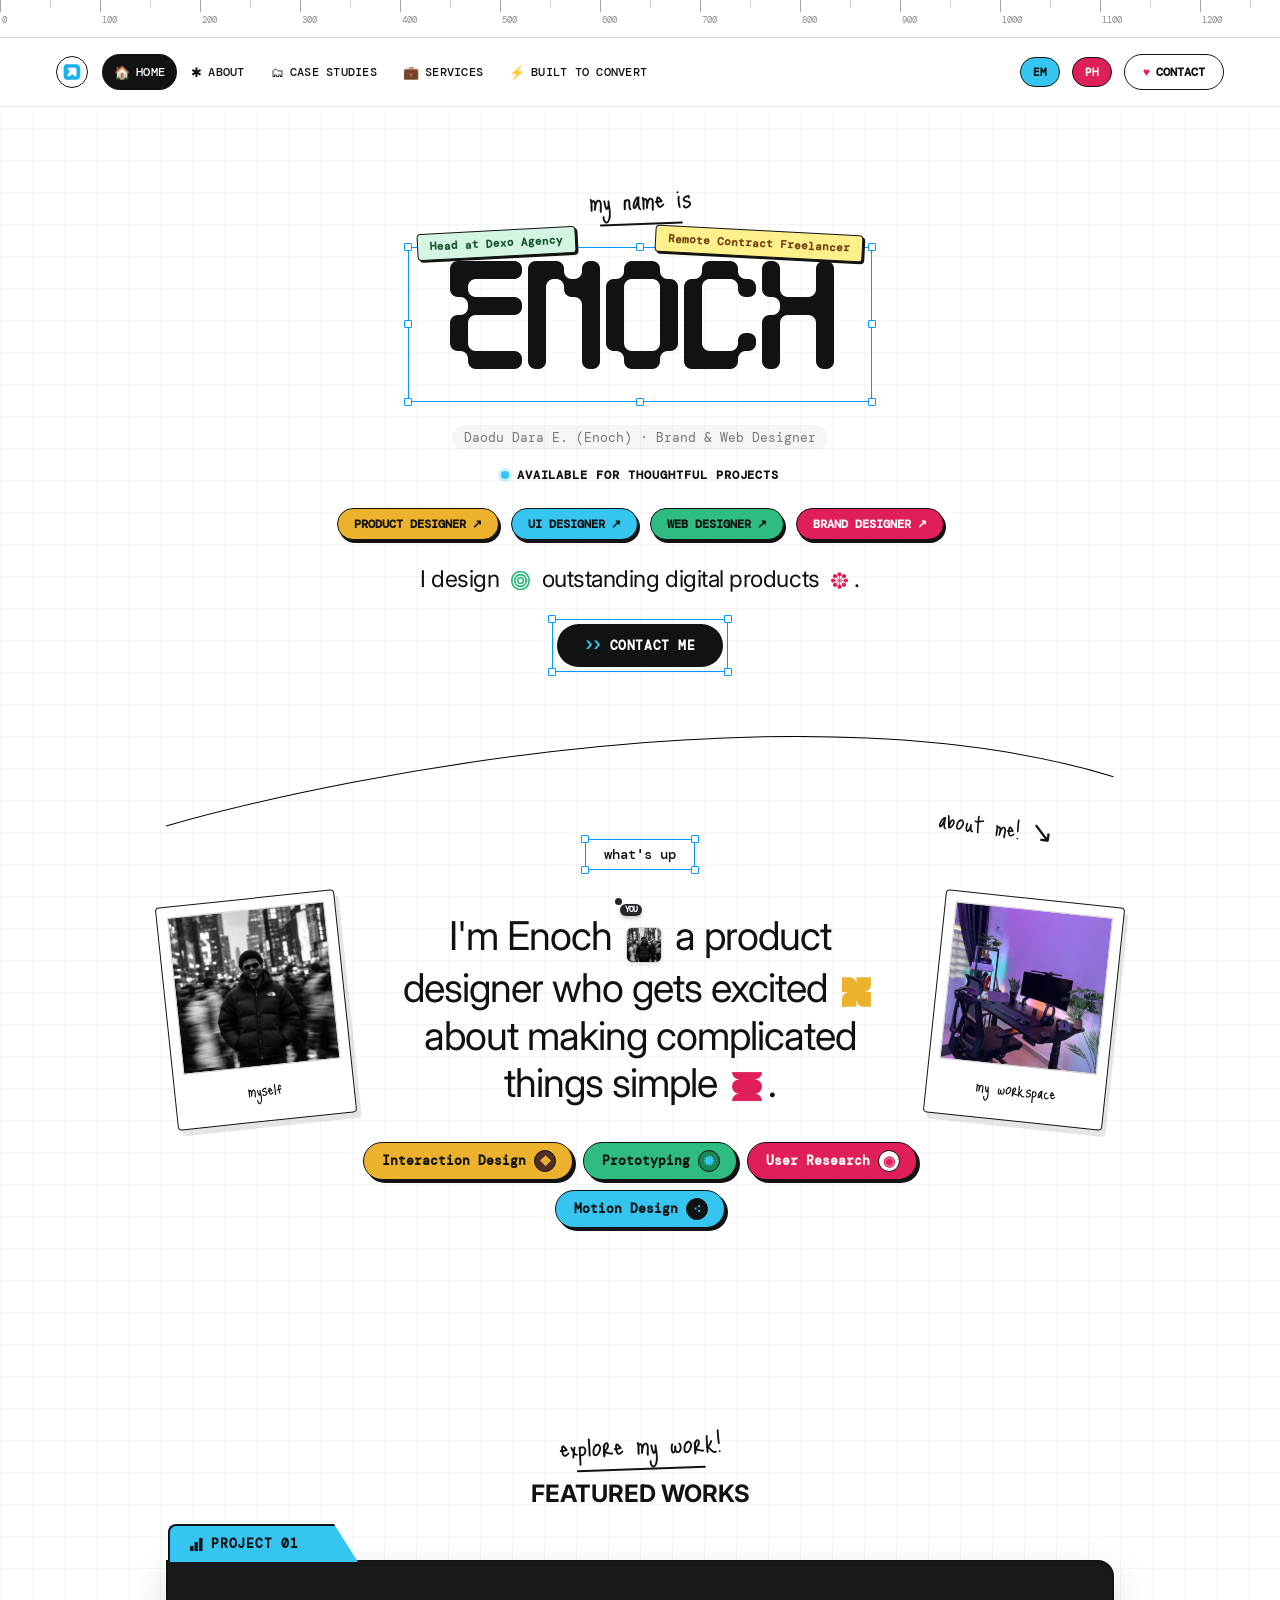
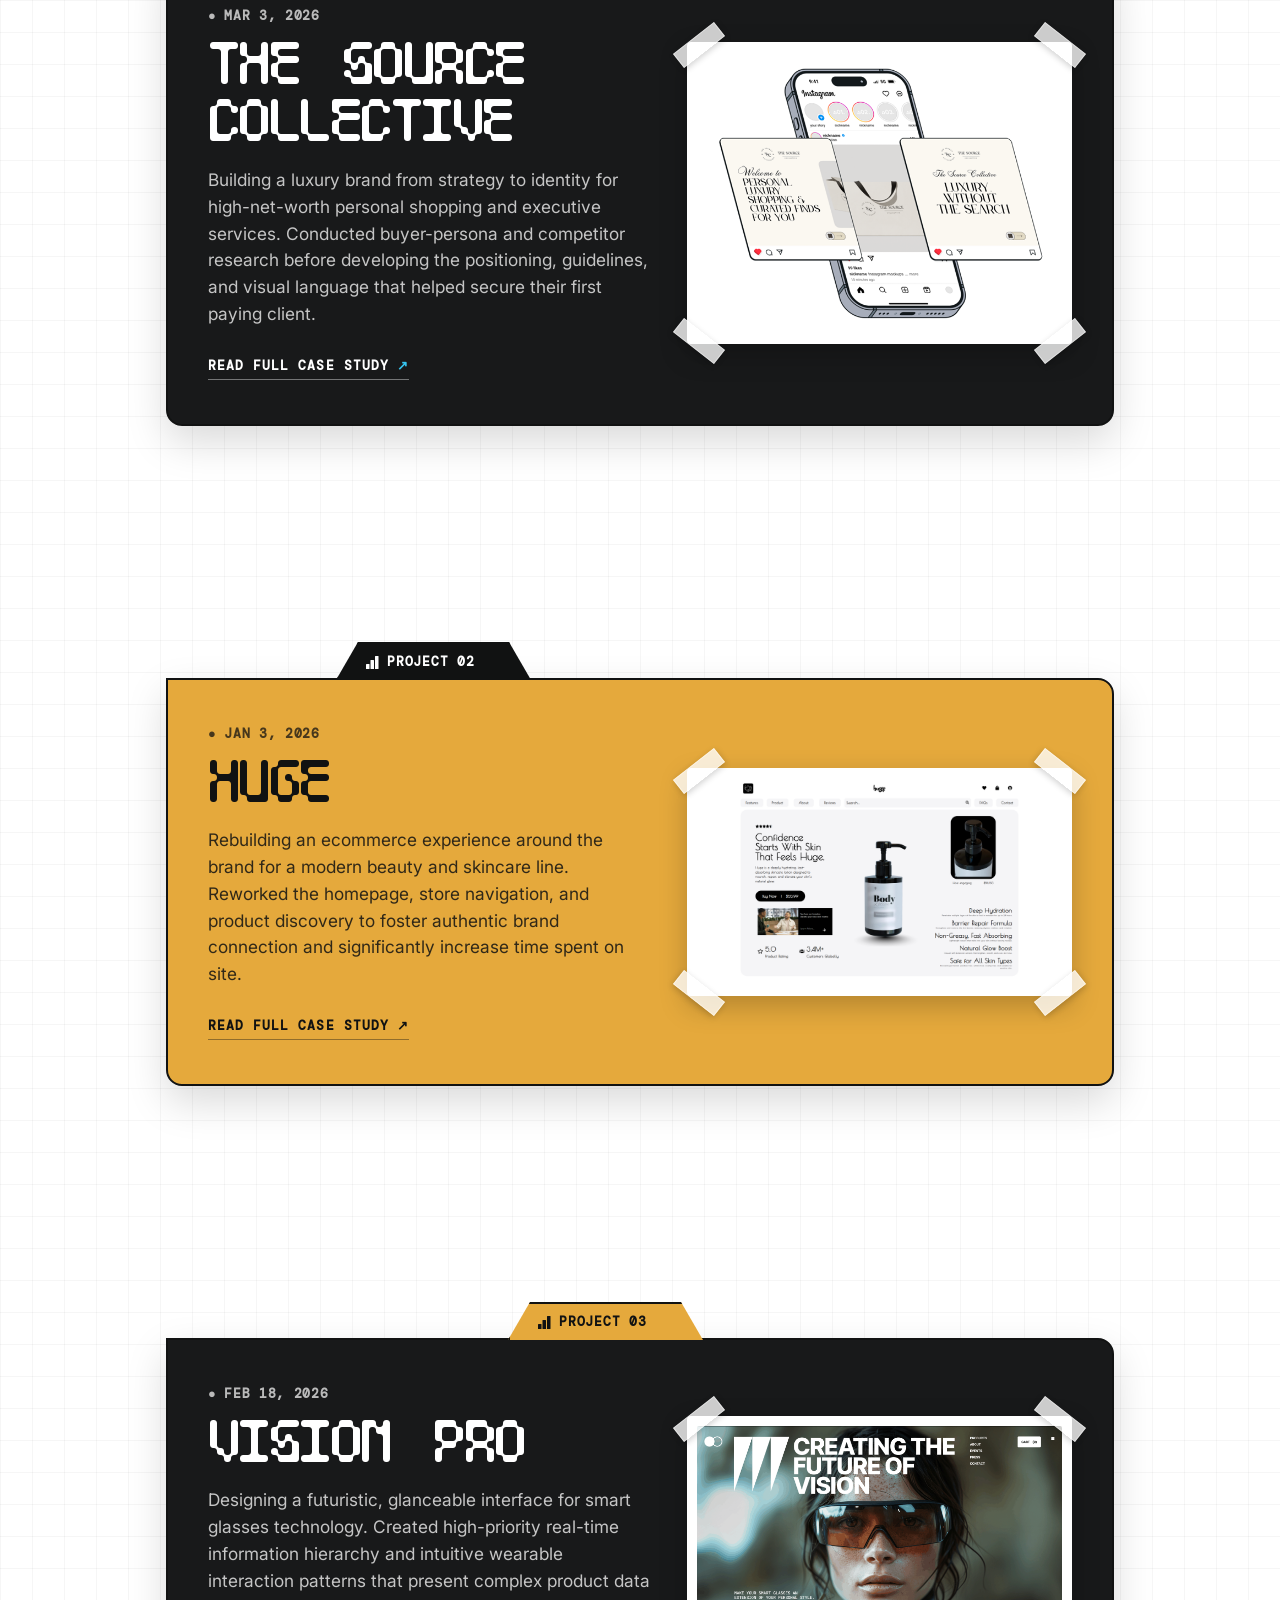
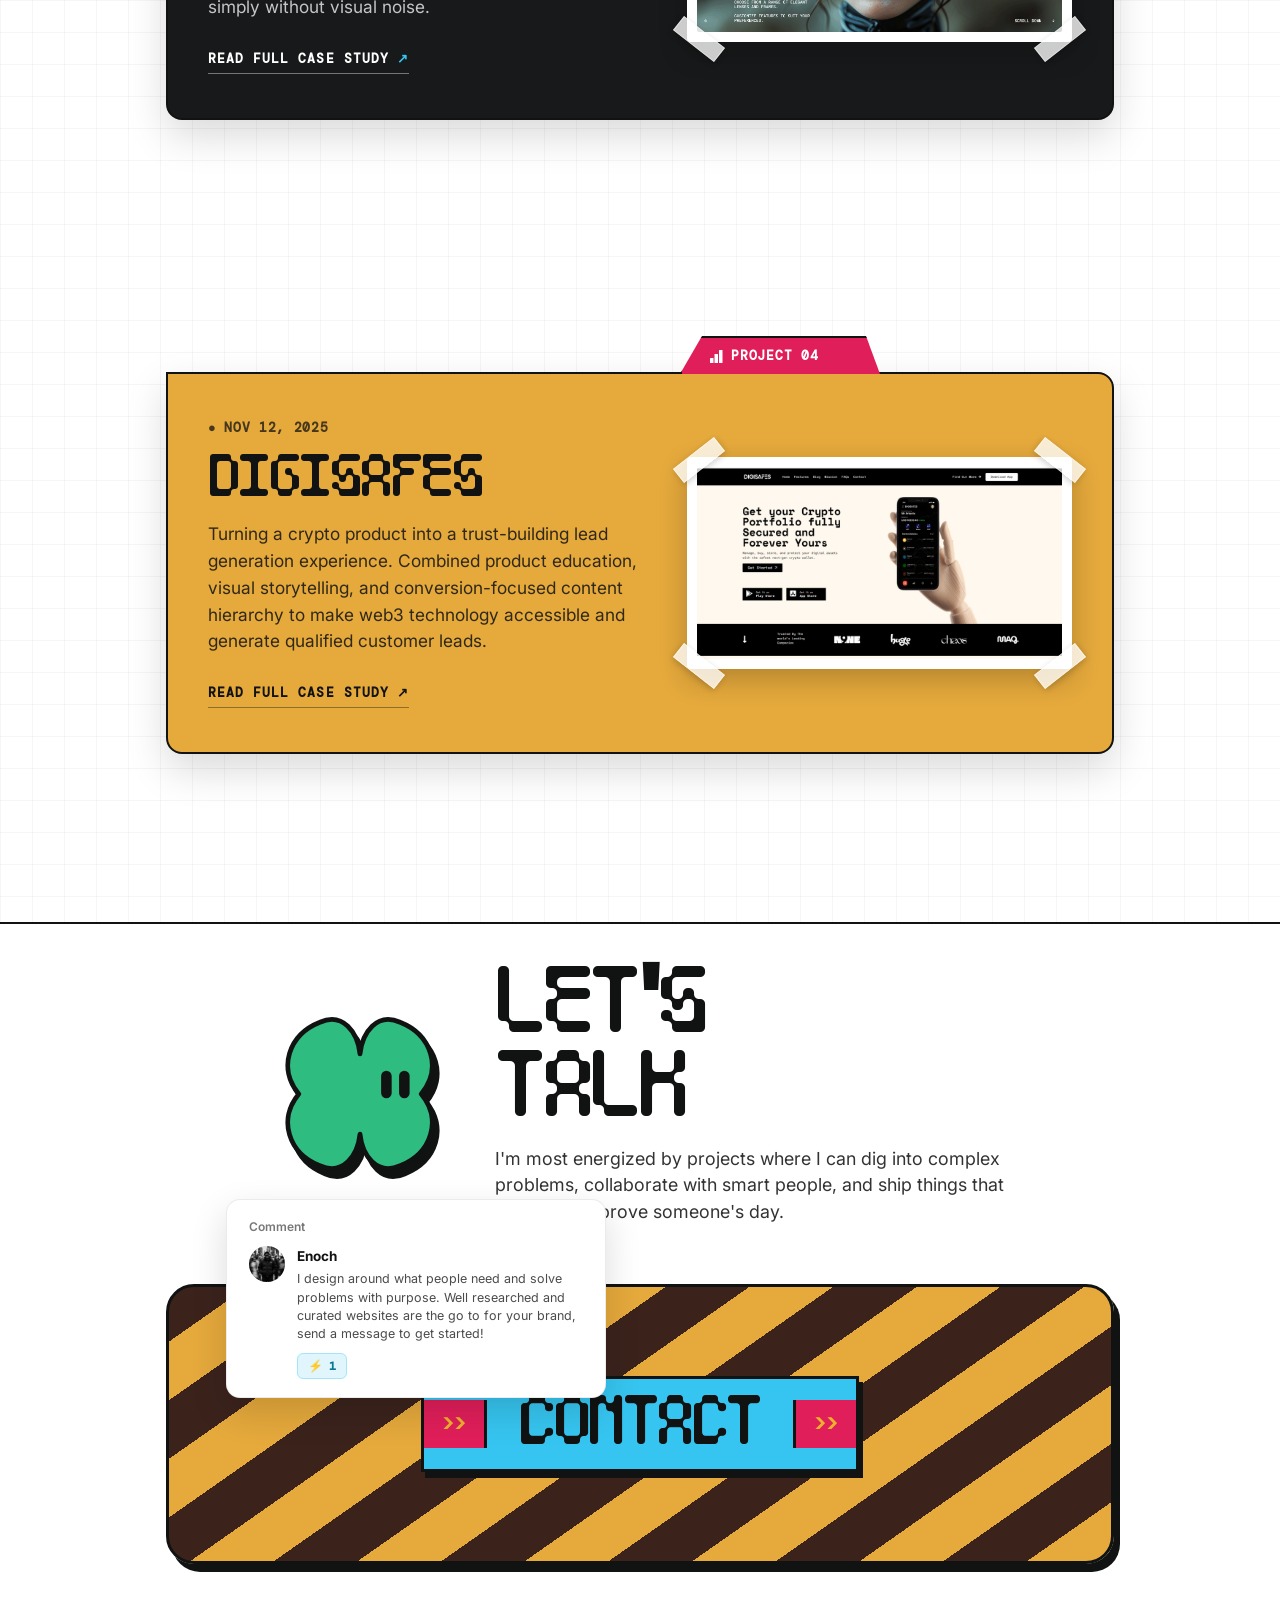
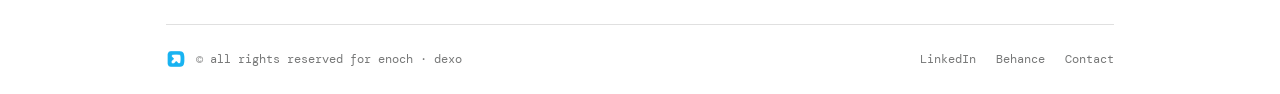
<file: index.html>
<!DOCTYPE html>
<html lang="en">
<head>
  <meta charset="UTF-8">
  <meta name="viewport" content="width=device-width, initial-scale=1.0">
  <title>Enoch's Portfolio</title>
  <meta name="description" content="Enoch's portfolio — Brand identity, product design, and web experiences built for high-growth businesses.">
  <link rel="stylesheet" href="css/style.css?v=10.4">
  <link rel="icon" type="image/png" href="assets/images/dexo-icon.png">
</head>
<body>

  <!-- =========================================================================
       1. CANVAS RULER BAR (Top edge ruler)
       ========================================================================= -->
  <div class="canvas-ruler-wrap" aria-hidden="true">
    <div class="canvas-ruler-ticks" id="rulerTicks"></div>
  </div>

  <!-- =========================================================================
       2. TOP NAVIGATION HEADER
       ========================================================================= -->
  <header class="top-header-bar">
    <div class="nav-left-group">
      <!-- Dexo Logo (Icon & Wordmark) -->
      <a href="index.html" class="dexo-logo-link" aria-label="Enoch's Portfolio Home">
        <img src="assets/images/dexo-logo-icon.png" alt="Dexo Icon" class="dexo-icon-img">
      </a>

      <!-- Navigation Tabs -->
      <nav aria-label="Main Navigation">
        <ul class="nav-links-row">
          <li><a href="index.html" class="nav-tab-item active"><span class="tab-icon">🏠</span> HOME</a></li>
          <li><a href="about.html" class="nav-tab-item"><span class="tab-icon">✱</span> ABOUT</a></li>
          <li><a href="case-study.html" class="nav-tab-item"><span class="tab-icon">🗂</span> CASE STUDIES</a></li>
          <li><a href="services.html" class="nav-tab-item"><span class="tab-icon">💼</span> SERVICES</a></li>
          <li><a href="built-to-convert.html" class="nav-tab-item"><span class="tab-icon">⚡</span> BUILT TO CONVERT</a></li>
        </ul>
      </nav>
    </div>

    <div class="nav-right-group">
      <!-- Quick badges -->
      <a href="mailto:dara.daodu@gmail.com" class="mini-badge-btn em" title="Email Enoch">EM</a>
      <a href="tel:+2347067511942" class="mini-badge-btn ph" title="Call Enoch">PH</a>

      <!-- Contact Pill -->
      <a href="contact.html" class="nav-tab-contact">
        <span style="color: var(--token-pink);">♥</span> CONTACT
      </a>

      <!-- Multiplayer Cursor Tooltip Badge -->
      <div class="floating-cursor-badge" aria-hidden="true">
        <svg class="cursor-arrow-svg" viewBox="0 0 16 16" fill="none">
          <path d="M0 0L6 14L8.5 8.5L14 6L0 0Z" fill="#36c5f0" stroke="#111212" stroke-width="1.5" stroke-linejoin="round"/>
        </svg>
        <a href="mailto:dara.daodu@gmail.com" class="cursor-tag-pill" style="text-decoration: none; color: inherit;">dara.daodu@gmail.com</a>
      </div>

      <!-- Mobile Hamburger Menu Button -->
      <button class="mobile-nav-toggle" id="mobileNavToggle" aria-label="Toggle navigation menu" type="button" onclick="window.toggleMobileMenu && window.toggleMobileMenu(event)">
        <span class="hamburger-bar"></span>
        <span class="hamburger-bar"></span>
        <span class="hamburger-bar"></span>
      </button>
    </div>
  </header>

  <!-- Fullscreen Dark Mobile Navigation Drawer (Exact Uploaded Reference Style) -->
  <div class="mobile-nav-drawer mobile-nav-fullscreen" id="mobileNavDrawer" aria-label="Mobile Navigation Drawer">
    <div class="mobile-menu-inner">
      <div class="mobile-menu-topbar">
        <a href="index.html" class="dexo-logo-link mobile-menu-logo" aria-label="Enoch's Portfolio Home">
          <img src="assets/images/dexo-logo-icon.png" alt="Dexo Icon" class="dexo-icon-img">
        </a>
        <button type="button" class="mobile-menu-close-btn" id="mobileNavClose" aria-label="Close navigation menu" onclick="window.closeMobileMenu && window.closeMobileMenu(event)">
          <svg width="24" height="24" viewBox="0 0 24 24" fill="none" stroke="#ffffff" stroke-width="2.2" stroke-linecap="round" stroke-linejoin="round">
            <line x1="18" y1="6" x2="6" y2="18"></line>
            <line x1="6" y1="6" x2="18" y2="18"></line>
          </svg>
        </button>
      </div>

      <nav class="mobile-menu-nav" aria-label="Mobile Navigation Links">
        <ul class="mobile-menu-list">
          <li class="mobile-menu-item">
            <a href="index.html" class="mobile-menu-link active">
              <span class="mobile-link-text">HOME</span>
            </a>
          </li>
          <li class="mobile-menu-item">
            <a href="about.html" class="mobile-menu-link">
              <span class="mobile-link-text">ABOUT</span>
            </a>
          </li>
          <li class="mobile-menu-item">
            <a href="case-study.html" class="mobile-menu-link">
              <span class="mobile-link-text">CASE STUDIES</span>
            </a>
          </li>
          <li class="mobile-menu-item">
            <a href="services.html" class="mobile-menu-link">
              <span class="mobile-link-text">SERVICES</span>
            </a>
          </li>
          <li class="mobile-menu-item">
            <a href="built-to-convert.html" class="mobile-menu-link">
              <span class="mobile-link-text">BUILT TO CONVERT</span>
            </a>
          </li>
          <li class="mobile-menu-item">
            <a href="contact.html" class="mobile-menu-link">
              <span class="mobile-link-text">CONTACT</span>
            </a>
          </li>
        </ul>
      </nav>

      <div class="mobile-menu-sublinks">
        <a href="contact.html" class="mobile-sublink">CONTACT</a>
        <a href="mailto:dara.daodu@gmail.com" class="mobile-sublink">DARA.DAODU@GMAIL.COM</a>
        <a href="tel:+2347067511942" class="mobile-sublink">+234 706 751 1942</a>
        <a href="https://linkedin.com/in/enochd/" target="_blank" rel="noopener" class="mobile-sublink">LINKEDIN</a>
        <a href="https://behance.net/daradaodu" target="_blank" rel="noopener" class="mobile-sublink">BEHANCE</a>
      </div>
    </div>
  </div>

  <script>
    window.closeMobileMenu = function(e) {
      if (e && e.preventDefault) e.preventDefault();
      var d = document.getElementById('mobileNavDrawer');
      var btns = document.querySelectorAll('.mobile-nav-toggle');
      if (d) d.classList.remove('open');
      btns.forEach(function(b) { b.classList.remove('active'); b.setAttribute('aria-expanded', 'false'); });
      document.body.classList.remove('drawer-open');
    };
    window.openMobileMenu = function(e) {
      if (e && e.preventDefault) e.preventDefault();
      var d = document.getElementById('mobileNavDrawer');
      var btns = document.querySelectorAll('.mobile-nav-toggle');
      if (d) d.classList.add('open');
      btns.forEach(function(b) { b.classList.add('active'); b.setAttribute('aria-expanded', 'true'); });
      document.body.classList.add('drawer-open');
    };
    window.toggleMobileMenu = function(e) {
      if (e && e.preventDefault) e.preventDefault();
      var d = document.getElementById('mobileNavDrawer');
      if (!d) return;
      if (d.classList.contains('open')) {
        window.closeMobileMenu(e);
      } else {
        window.openMobileMenu(e);
      }
    };
  </script>

  <!-- =========================================================================
       3. HERO SECTION (Exact Screenshot 1)
       ========================================================================= -->
  <main>
    <section class="hero-nudge-section">
      <div class="container">
        
        <!-- Handwritten greeting note -->
        <div>
          <span class="handwritten-intro-note">my name is</span>
        </div>

        <!-- Figma Selection Bounding Box with Handles & Badges -->
        <div class="figma-selection">
          <!-- 8 Selection Handles -->
          <div class="figma-handle handle-tl"></div>
          <div class="figma-handle handle-tc"></div>
          <div class="figma-handle handle-tr"></div>
          <div class="figma-handle handle-ml"></div>
          <div class="figma-handle handle-mr"></div>
          <div class="figma-handle handle-bl"></div>
          <div class="figma-handle handle-bc"></div>
          <div class="figma-handle handle-br"></div>

          <!-- Attached Rotated Badges -->
          <div class="box-badge-left">Head at Dexo Agency</div>
          <div class="box-badge-right">Remote Contract Freelancer</div>

          <!-- Giant Display Name in Flux Variable -->
          <h1 class="hero-flux-display">ENOCH</h1>
        </div>

        <!-- Enoch Attribution & Subtitle -->
        <div style="margin-top: 6px;">
          <span style="font-family: var(--font-mono); font-size: 13px; color: var(--token-gray-sub); background: rgba(0,0,0,0.04); padding: 4px 12px; border-radius: 999px;">
            Daodu Dara E. (Enoch) · Brand &amp; Web Designer
          </span>
        </div>

        <!-- Availability Status Pill -->
        <div class="hero-status-sub">
          <span class="cyan-pulse-dot"></span>
          <span>AVAILABLE FOR THOUGHTFUL PROJECTS</span>
        </div>

        <!-- Designer Role Badges in a straight line -->
        <div class="hero-stickers-row">
          <span class="tape-sticker-pill tape-sticker-yellow">
            PRODUCT DESIGNER <span>↗</span>
          </span>
          <span class="tape-sticker-pill tape-sticker-cyan">
            UI DESIGNER <span>↗</span>
          </span>
          <span class="tape-sticker-pill tape-sticker-green">
            WEB DESIGNER <span>↗</span>
          </span>
          <span class="tape-sticker-pill tape-sticker-pink">
            BRAND DESIGNER <span>↗</span>
          </span>
        </div>

        <!-- Hero Statement with Inline Graphics -->
        <p class="hero-statement-main">
          I design <img src="assets/images/sticker-sphere.png" alt="sphere" class="inline-sticker-img"> outstanding digital products <img src="assets/images/flower-pink.svg" alt="flower" class="inline-sticker-img" style="height: 0.95em;">.
        </p>

        <!-- CTA Button in Figma Selection Box -->
        <div class="hero-cta-wrap">
          <div class="btn-selection-box">
            <div class="figma-handle handle-tl"></div>
            <div class="figma-handle handle-tr"></div>
            <div class="figma-handle handle-bl"></div>
            <div class="figma-handle handle-br"></div>
            <a href="contact.html" class="btn-nudge-black">
              <span class="btn-cyan-arrows">&gt;&gt;</span>
              <span>CONTACT ME</span>
            </a>
          </div>
        </div>

      </div>
    </section>

    <!-- =========================================================================
         4. CURVED DIVIDER & ABOUT TEASER (Exact Screenshot 1)
         ========================================================================= -->
    <section class="about-teaser-section">
      <div class="container">
        
        <!-- Curved Hand-Drawn Arc -->
        <div class="curved-divider-wrap">
          <img src="assets/images/curve-divider.svg" alt="hand drawn curve" class="curve-divider-img">
          <div class="curved-arrow-note">about me! ↘</div>
        </div>

        <!-- Selection Box: what's up -->
        <div class="whats-up-selection-box">
          <div class="figma-handle handle-tl"></div>
          <div class="figma-handle handle-tr"></div>
          <div class="figma-handle handle-bl"></div>
          <div class="figma-handle handle-br"></div>
          what's up
        </div>

        <!-- Teaser Content Grid: Left Polaroid | Center Text | Right Polaroid -->
        <div class="about-teaser-grid">
          
          <!-- Left Polaroid: myself Enoch portrait -->
          <div class="polaroid-frame polaroid-tilt-left">
            <div class="polaroid-img-box">
              <img src="assets/images/enoch-photo.jpg" alt="Enoch - myself" style="object-position: center 20%;">
            </div>
            <div class="polaroid-hand-label">myself</div>
          </div>

          <!-- Center Statement with Inline Emojis/Stickers -->
          <div>
            <p class="about-statement-bold">
              I'm Enoch <span class="inline-avatar-badge"><span class="you-indicator-dot"></span><span class="you-tag">YOU</span><img src="assets/images/enoch-photo.jpg" alt="Enoch" class="inline-avatar-img"></span> a product designer who gets excited <img src="assets/images/sticker-sparkle.png" alt="sparkle" class="inline-sticker-img"> about making complicated things simple <img src="assets/images/sticker-accordion.png" alt="accordion" class="inline-sticker-img">.
            </p>
          </div>

          <!-- Right Polaroid: my workspace -->
          <div class="polaroid-frame polaroid-tilt-right">
            <div class="polaroid-img-box">
              <img src="assets/images/enoch-workspace.jpg" alt="my workspace" style="object-position: center center;">
            </div>
            <div class="polaroid-hand-label">my workspace</div>
          </div>

        </div>

        <!-- 2x2 Category Pills with Graphic Badges -->
        <div class="category-pills-2x2">
          <div class="cat-pill yellow">
            <span>Interaction Design</span>
            <div class="cat-pill-icon" style="background: #522e29;">
              <span style="color: #ecb22e; font-size: 14px;">❖</span>
            </div>
          </div>

          <div class="cat-pill green">
            <span>Prototyping</span>
            <div class="cat-pill-icon" style="background: #198754;">
              <span style="color: #36c5f0; font-size: 14px;">✹</span>
            </div>
          </div>

          <div class="cat-pill pink">
            <span>User Research</span>
            <div class="cat-pill-icon" style="background: #ffffff;">
              <span style="color: #e01e5a; font-size: 14px;">◉</span>
            </div>
          </div>

          <div class="cat-pill cyan">
            <span>Motion Design</span>
            <div class="cat-pill-icon" style="background: #111212;">
              <span style="color: #36c5f0; font-size: 14px;">⁖</span>
            </div>
          </div>
        </div>

      </div>
    </section>

    <!-- =========================================================================
         5. FEATURED PROJECTS (Exact Screenshot 2 — Folder Tab Cards!)
         ========================================================================= -->
    <section class="projects-showcase-section">
      <div class="container">
        
        <div style="text-align: center; margin-bottom: 24px;">
          <span class="handwritten-intro-note" style="font-size: 32px; color: var(--token-dark);">explore my work!</span>
          <h2 class="featured-works-title">FEATURED WORKS</h2>
        </div>

        <div class="stacked-folder-list" id="stackedFolderList">

          <!-- PROJECT 01: The Source Collective -->
          <article class="stacked-tab-folder-card card-theme-dark" id="projectFolder1">
            <div class="stacked-folder-header-tabs">
              <div class="folder-tab-tab tab-slot-1" data-project-target="projectFolder1" title="View Project 01">
                <svg class="tab-step-icon" viewBox="0 0 13 13" fill="currentColor"><rect x="0" y="8" width="3.5" height="5" rx="0.5"/><rect x="4.5" y="4" width="3.5" height="9" rx="0.5"/><rect x="9" y="0" width="3.5" height="13" rx="0.5"/></svg>
                <span>PROJECT 01</span>
              </div>
            </div>

            <div class="stacked-folder-body-grid">
              <div>
                <div class="folder-card-date">
                  <span>●</span>
                  <span>MAR 3, 2026</span>
                </div>
                <h3 class="folder-card-title">The Source Collective</h3>
                <p class="folder-card-desc">
                  Building a luxury brand from strategy to identity for high-net-worth personal shopping and executive services. Conducted buyer-persona and competitor research before developing the positioning, guidelines, and visual language that helped secure their first paying client.
                </p>
                <div>
                  <a href="case-study-detail.html?project=the-source-collective" class="view-project-link">
                    <span>Read Full Case Study</span>
                    <span style="color: var(--token-cyan);">↗</span>
                  </a>
                </div>
              </div>

              <div>
                <div class="taped-media-box">
                  <div class="corner-tape-strip tape-tl"></div>
                  <div class="corner-tape-strip tape-tr"></div>
                  <div class="corner-tape-strip tape-bl"></div>
                  <div class="corner-tape-strip tape-br"></div>
                  <img src="assets/images/the source collective hero.PNG" alt="The Source Collective Brand Showcase" class="taped-media-img" loading="lazy" decoding="async">
                </div>
              </div>
            </div>
          </article>

          <!-- PROJECT 02: Huge -->
          <article class="stacked-tab-folder-card card-theme-yellow" id="projectFolder2">
            <div class="stacked-folder-header-tabs">
              <div class="folder-tab-tab tab-slot-2" data-project-target="projectFolder2" title="View Project 02">
                <svg class="tab-step-icon" viewBox="0 0 13 13" fill="currentColor"><rect x="0" y="8" width="3.5" height="5" rx="0.5"/><rect x="4.5" y="4" width="3.5" height="9" rx="0.5"/><rect x="9" y="0" width="3.5" height="13" rx="0.5"/></svg>
                <span>PROJECT 02</span>
              </div>
            </div>

            <div class="stacked-folder-body-grid">
              <div>
                <div class="folder-card-date">
                  <span>●</span>
                  <span>JAN 3, 2026</span>
                </div>
                <h3 class="folder-card-title">Huge</h3>
                <p class="folder-card-desc">
                  Rebuilding an ecommerce experience around the brand for a modern beauty and skincare line. Reworked the homepage, store navigation, and product discovery to foster authentic brand connection and significantly increase time spent on site.
                </p>
                <div>
                  <a href="case-study-detail.html?project=huge" class="view-project-link">
                    <span>Read Full Case Study</span>
                    <span>↗</span>
                  </a>
                </div>
              </div>

              <div>
                <div class="taped-media-box">
                  <div class="corner-tape-strip tape-tl"></div>
                  <div class="corner-tape-strip tape-tr"></div>
                  <div class="corner-tape-strip tape-bl"></div>
                  <div class="corner-tape-strip tape-br"></div>
                  <img src="assets/images/Huge hero.png" alt="Huge Skincare Ecommerce Store" class="taped-media-img" loading="lazy" decoding="async">
                </div>
              </div>
            </div>
          </article>

          <!-- PROJECT 03: Vision Pro -->
          <article class="stacked-tab-folder-card card-theme-dark" id="projectFolder3">
            <div class="stacked-folder-header-tabs">
              <div class="folder-tab-tab tab-slot-3" data-project-target="projectFolder3" title="View Project 03">
                <svg class="tab-step-icon" viewBox="0 0 13 13" fill="currentColor"><rect x="0" y="8" width="3.5" height="5" rx="0.5"/><rect x="4.5" y="4" width="3.5" height="9" rx="0.5"/><rect x="9" y="0" width="3.5" height="13" rx="0.5"/></svg>
                <span>PROJECT 03</span>
              </div>
            </div>

            <div class="stacked-folder-body-grid">
              <div>
                <div class="folder-card-date">
                  <span>●</span>
                  <span>FEB 18, 2026</span>
                </div>
                <h3 class="folder-card-title">Vision Pro</h3>
                <p class="folder-card-desc">
                  Designing a futuristic, glanceable interface for smart glasses technology. Created high-priority real-time information hierarchy and intuitive wearable interaction patterns that present complex product data simply without visual noise.
                </p>
                <div>
                  <a href="case-study-detail.html?project=visionpro" class="view-project-link">
                    <span>Read Full Case Study</span>
                    <span style="color: var(--token-cyan);">↗</span>
                  </a>
                </div>
              </div>

              <div>
                <div class="taped-media-box">
                  <div class="corner-tape-strip tape-tl"></div>
                  <div class="corner-tape-strip tape-tr"></div>
                  <div class="corner-tape-strip tape-bl"></div>
                  <div class="corner-tape-strip tape-br"></div>
                  <img src="assets/images/Visionpro hero.png" alt="Vision Pro Smart Glasses HUD" class="taped-media-img" loading="lazy" decoding="async">
                </div>
              </div>
            </div>
          </article>

          <!-- PROJECT 04: DigiSafes -->
          <article class="stacked-tab-folder-card card-theme-yellow" id="projectFolder4">
            <div class="stacked-folder-header-tabs">
              <div class="folder-tab-tab tab-slot-4" data-project-target="projectFolder4" title="View Project 04">
                <svg class="tab-step-icon" viewBox="0 0 13 13" fill="currentColor"><rect x="0" y="8" width="3.5" height="5" rx="0.5"/><rect x="4.5" y="4" width="3.5" height="9" rx="0.5"/><rect x="9" y="0" width="3.5" height="13" rx="0.5"/></svg>
                <span>PROJECT 04</span>
              </div>
            </div>

            <div class="stacked-folder-body-grid">
              <div>
                <div class="folder-card-date">
                  <span>●</span>
                  <span>NOV 12, 2025</span>
                </div>
                <h3 class="folder-card-title">DigiSafes</h3>
                <p class="folder-card-desc">
                  Turning a crypto product into a trust-building lead generation experience. Combined product education, visual storytelling, and conversion-focused content hierarchy to make web3 technology accessible and generate qualified customer leads.
                </p>
                <div>
                  <a href="case-study-detail.html?project=digisafes" class="view-project-link">
                    <span>Read Full Case Study</span>
                    <span>↗</span>
                  </a>
                </div>
              </div>

              <div>
                <div class="taped-media-box">
                  <div class="corner-tape-strip tape-tl"></div>
                  <div class="corner-tape-strip tape-tr"></div>
                  <div class="corner-tape-strip tape-bl"></div>
                  <div class="corner-tape-strip tape-br"></div>
                  <img src="assets/images/Digisafes hero.png" alt="DigiSafes Crypto Platform" class="taped-media-img" loading="lazy" decoding="async">
                </div>
              </div>
            </div>
          </article>

        </div>
      </div>
    </section>
  </main>

  <!-- =========================================================================
       6. HOMEPAGE: LET'S TALK + STRIPED CONTACT BANNER (Exact Image 1: lets talk.png)
       ========================================================================= -->
  <footer class="nudge-footer-section" style="padding-top: 15px; padding-bottom: 25px;">
    <div class="container">
      
      <!-- Top: Let's Talk Section Above Contact -->
      <section class="home-lets-talk-section">
        <div class="home-mascot-talk-row">
          <!-- 4-Lobed Mascot Character -->
          <div class="mascot-clover-character">
            <svg class="mascot-clover-svg" viewBox="0 0 180 180" fill="none" xmlns="http://www.w3.org/2000/svg">
              <path d="M 52,22 
                       C 74,12 88,32 90,52 
                       C 92,32 106,12 128,22 
                       C 158,34 168,66 148,90 
                       C 168,114 158,146 128,158 
                       C 106,168 92,148 90,128 
                       C 88,148 74,168 52,158 
                       C 22,146 12,114 32,90 
                       C 12,66 22,34 52,22 Z" 
                    fill="#2fbc81" stroke="#111212" stroke-width="4.5" stroke-linejoin="round"/>
              <rect x="110" y="68" width="10" height="26" rx="5" fill="#111212" />
              <rect x="127" y="68" width="10" height="26" rx="5" fill="#111212" />
            </svg>
          </div>

          <!-- Talk Content -->
          <div class="home-talk-content">
            <h2 class="home-talk-title">LET'S<br>TALK</h2>
            <p class="home-talk-desc">
              I'm most energized by projects where I can dig into complex problems, collaborate with smart people, and ship things that genuinely improve someone's day.
            </p>
          </div>
        </div>
      </section>

      <!-- Bottom: Overlapping Comment Box + Yellow/Brown Striped Contact Banner -->
      <div class="home-contact-wrapper">
        
        <!-- Overlapping Comment Card -->
        <div class="home-comment-card">
          <div class="comment-card-header">Comment</div>
          <div class="comment-card-user-row">
            <img src="assets/images/enoch-photo.jpg" alt="Enoch" class="comment-card-avatar">
            <div>
              <div class="comment-card-author">Enoch</div>
              <p class="comment-card-text">
                I design around what people need and solve problems with purpose. Well researched and curated websites are the go to for your brand, send a message to get started!
              </p>
              <div class="comment-card-reaction">
                <span>⚡</span>
                <span>1</span>
              </div>
            </div>
          </div>
        </div>

        <!-- Yellow & Dark Brown Diagonal Striped Banner -->
        <div class="home-striped-contact-banner">
          <a href="contact.html" class="home-banner-contact-btn">
            <div class="btn-arrow-square">
              <span class="arrow-icon-fastforward">&gt;&gt;</span>
            </div>
            <span class="btn-contact-text">CONTACT</span>
            <div class="btn-arrow-square square-right">
              <span class="arrow-icon-fastforward">&gt;&gt;</span>
            </div>
          </a>
        </div>

      </div>

      <!-- Bottom Strip -->
      <div class="footer-bottom-strip">
        <div style="display: flex; align-items: center; gap: 10px;">
          <img src="assets/images/dexo-icon.png" alt="Dexo" style="width: 20px; height: 20px; border-radius: 4px;">
          <span>© all rights reserved for enoch · dexo</span>
        </div>
        <div class="footer-social-links">
          <a href="https://linkedin.com/in/enochd/" target="_blank" rel="noopener">LinkedIn</a>
          <a href="https://behance.net/daradaodu" target="_blank" rel="noopener">Behance</a>
          <a href="contact.html">Contact</a>
        </div>
      </div>
    </div>
  </footer>

  <script src="js/main.js?v=10.2"></script>
</body>
</html>
</file>
<file: css/style.css>
/* ==========================================================================
   NUDGE FOLIO — EXACT DESIGN SYSTEM & REPLICA STYLES
   Replicating https://nudge-folio.framer.website/
   Fonts: Flux Variable, Inter Display, Inter, DM Mono, Just Me Again Down Here
   ========================================================================== */

/* --------------------------------------------------------------------------
   1. FONT DECLARATIONS
   -------------------------------------------------------------------------- */
@import url('https://fonts.googleapis.com/css2?family=DM+Mono:ital,wght@0,400;0,500;1,400;1,500&family=Inter:wght@400;500;600;700;800;900&family=Just+Me+Again+Down+Here&display=swap');

/* Exact Nudge Flux Variable Display Font */
@font-face {
  font-family: 'Flux Variable';
  src: url('../assets/images/flux-variable.woff2') format('woff2'),
       url('../assets/nudge/fROf9QsA0Xgfcctq630ByO5kbg.woff2') format('woff2'),
       url('https://framerusercontent.com/assets/fROf9QsA0Xgfcctq630ByO5kbg.woff2') format('woff2');
  font-weight: 100 1000;
  font-style: normal;
  font-display: swap;
}

/* Inter Display */
@font-face {
  font-family: 'Inter Display';
  src: url('https://framerusercontent.com/assets/I11LrmuBDQZweplJ62KkVsklU5Y.woff2') format('woff2'),
       url('https://fonts.gstatic.com/s/inter/v13/UcCO3FwrK3iLTeHuS_fvQtMwCp50KnMw2boKoduKmMEVuGKYAZ9hjp-Ek-_eeA.woff2') format('woff2');
  font-weight: 500 900;
  font-display: swap;
}

/* --------------------------------------------------------------------------
   2. DESIGN TOKENS & VARIABLES
   -------------------------------------------------------------------------- */
:root {
  --token-cyan: #36c5f0;
  --token-amber: #ecb22e;
  --token-green: #2fbc81;
  --token-green-alt: #19bd8c;
  --token-pink: #e01e5a;
  --token-dark: #111212;
  --token-card-dark: #1c1c1c;
  --token-light-bg: #ffffff;
  --token-gray-light: #f1f1f1;
  --token-gray-border: #ededed;
  --token-gray-sub: #767777;
  --token-gray-muted: #aaabab;

  /* Pastels */
  --token-pastel-cyan: #a4e5f8;
  --token-pastel-green: #a1dfc5;
  --token-pastel-pink: #fabed1;
  --token-pastel-yellow: #f5dda1;
  --token-sticky-yellow: #fdedb0;
  --token-sticky-shadow: rgba(0, 0, 0, 0.08);

  /* Typography shortcuts */
  --font-flux: 'Flux Variable', sans-serif;
  --font-display: 'Inter Display', 'Inter', sans-serif;
  --font-sans: 'Inter', -apple-system, BlinkMacSystemFont, sans-serif;
  --font-mono: 'DM Mono', monospace;
  --font-hand: 'Just Me Again Down Here', cursive;

  /* Figma Selection Box Accent */
  --figma-blue: #0099ff;
}

/* --------------------------------------------------------------------------
   3. GLOBAL RESET & BLUEPRINT CANVAS GRID
   -------------------------------------------------------------------------- */
*, *::before, *::after {
  box-sizing: border-box;
  margin: 0;
  padding: 0;
  -webkit-font-smoothing: antialiased;
  -moz-osx-font-smoothing: grayscale;
}

html {
  font-size: 16px;
  scroll-behavior: smooth;
}

body {
  min-height: 100vh;
  background-color: #ffffff;
  /* Exact Figma/Canvas Graph Paper Grid */
  background-image:
    linear-gradient(to right, rgba(0, 0, 0, 0.035) 1px, transparent 1px),
    linear-gradient(to bottom, rgba(0, 0, 0, 0.035) 1px, transparent 1px);
  background-size: 32px 32px;
  color: var(--token-dark);
  font-family: var(--font-sans);
  line-height: 1.5;
  overflow-x: clip;
  position: relative;
}

a {
  color: inherit;
  text-decoration: none;
}

button {
  border: none;
  background: none;
  cursor: pointer;
  font: inherit;
}

img, svg {
  display: block;
  max-width: 100%;
}

.container {
  width: 100%;
  max-width: 1060px; /* ~20% increased side margins so 100% view reads like spacious 80% zoom */
  margin: 0 auto;
  padding: 0 clamp(24px, 4.5vw, 56px);
}

/* --------------------------------------------------------------------------
   4. CANVAS RULER BAR & LIVE CLOCK (Top of every page)
   -------------------------------------------------------------------------- */
.canvas-ruler-wrap {
  width: 100%;
  height: 38px;
  border-bottom: 1px solid rgba(0, 0, 0, 0.16);
  position: relative;
  overflow: hidden;
  display: flex;
  align-items: flex-end;
  background: rgba(255, 255, 255, 0.85);
  backdrop-filter: blur(8px);
}

.canvas-ruler-ticks {
  position: absolute;
  top: 0;
  left: 0;
  width: 100%;
  height: 100%;
  pointer-events: none;
}

.ruler-major-tick {
  position: absolute;
  top: 0;
  display: flex;
  flex-direction: column;
  align-items: flex-start;
}

.ruler-tick-line {
  width: 1px;
  height: 12px;
  background: rgba(0, 0, 0, 0.35);
}

.ruler-tick-num {
  font-family: var(--font-mono);
  font-size: 9px;
  color: rgba(0, 0, 0, 0.45);
  margin-top: 2px;
  margin-left: 2px;
  user-select: none;
}

.ruler-sub-tick {
  position: absolute;
  top: 0;
  width: 1px;
  height: 7px;
  background: rgba(0, 0, 0, 0.2);
}

.ruler-center-clock {
  display: none;
}

/* --------------------------------------------------------------------------
   5. TOP NAVIGATION BAR (Exact Nudge Pill / Bar)
   -------------------------------------------------------------------------- */
.top-header-bar {
  width: 100%;
  padding: 16px clamp(24px, 4.5vw, 56px);
  position: sticky;
  top: 0;
  z-index: 100;
  display: flex;
  align-items: center;
  justify-content: space-between;
  background: rgba(255, 255, 255, 0.92);
  backdrop-filter: blur(12px);
  border-bottom: 1px solid rgba(0, 0, 0, 0.08);
}

.nav-left-group {
  display: flex;
  align-items: center;
  gap: 20px;
  min-width: 0;
  overflow: hidden;
}

.rainbow-logo-link,
.dexo-icon-link {
  display: inline-flex;
  align-items: center;
  text-decoration: none;
  transition: transform 0.2s cubic-bezier(0.16, 1, 0.3, 1);
}

.dexo-logo-link {
  display: inline-flex;
  align-items: center;
  justify-content: center;
  width: 32px;
  height: 32px;
  border-radius: 50%;
  border: 1.5px solid var(--token-dark);
  background: #ffffff;
  text-decoration: none;
  transition: transform 0.2s cubic-bezier(0.16, 1, 0.3, 1), box-shadow 0.2s ease;
  flex-shrink: 0;
}

.rainbow-logo-link:hover,
.dexo-logo-link:hover,
.dexo-icon-link:hover {
  transform: scale(1.08);
}

.dexo-logo-link:hover {
  box-shadow: 0 2px 8px rgba(0, 0, 0, 0.12);
}

.dexo-icon-img {
  width: 20px;
  height: 20px;
  object-fit: contain;
  display: block;
}

.rainbow-logo-img,
.dexo-logo-img {
  width: 20px;
  height: 20px;
  object-fit: contain;
  display: block;
}

.nav-links-row {
  display: flex;
  align-items: center;
  gap: 6px;
  list-style: none;
}

.nav-tab-item {
  display: inline-flex;
  align-items: center;
  gap: 6px;
  padding: 8px 16px;
  border-radius: 999px;
  font-family: var(--font-mono);
  font-size: 12px;
  font-weight: 500;
  color: var(--token-dark);
  text-transform: uppercase;
  letter-spacing: 0.02em;
  transition: all 0.2s cubic-bezier(0.16, 1, 0.3, 1);
  border: 1px solid transparent;
}

.nav-tab-item:hover {
  background: rgba(0, 0, 0, 0.05);
}

.nav-tab-item.active {
  background: var(--token-dark);
  color: #ffffff;
}

.nav-tab-item .tab-icon {
  font-size: 13px;
  line-height: 1;
}

.nav-right-group {
  display: flex;
  align-items: center;
  gap: 12px;
  position: relative;
}

.mini-badge-btn {
  display: inline-flex;
  align-items: center;
  justify-content: center;
  padding: 6px 12px;
  border-radius: 999px;
  font-family: var(--font-mono);
  font-size: 11px;
  font-weight: 600;
  text-transform: uppercase;
  border: 1.5px solid var(--token-dark);
  transition: transform 0.2s ease;
}

.mini-badge-btn:hover {
  transform: translateY(-1px);
}

.mini-badge-btn.em {
  background: var(--token-cyan);
  color: var(--token-dark);
}

.mini-badge-btn.ph {
  background: var(--token-pink);
  color: #ffffff;
}

.nav-tab-contact {
  display: inline-flex;
  align-items: center;
  gap: 6px;
  padding: 8px 18px;
  border-radius: 999px;
  background: #ffffff;
  border: 1.5px solid var(--token-dark);
  font-family: var(--font-mono);
  font-size: 12px;
  font-weight: 600;
  text-transform: uppercase;
  transition: all 0.2s ease;
}

.nav-tab-contact:hover {
  background: var(--token-dark);
  color: #ffffff;
}

.nav-tab-contact.active {
  background: var(--token-dark);
  color: #ffffff;
}

/* Floating Multiplayer Cursor Badge */
.floating-cursor-badge {
  display: inline-flex;
  align-items: center;
  gap: 4px;
  position: relative;
  margin-left: 8px;
}

.cursor-arrow-svg {
  width: 16px;
  height: 16px;
  transform: rotate(-15deg);
  filter: drop-shadow(0 2px 4px rgba(0,0,0,0.1));
}

.cursor-tag-pill {
  background: var(--token-cyan);
  color: var(--token-dark);
  font-family: var(--font-mono);
  font-size: 10px;
  font-weight: 700;
  padding: 3px 8px;
  border-radius: 4px;
  border: 1.5px solid var(--token-dark);
  letter-spacing: 0.04em;
  white-space: nowrap;
}

/* Mobile Navigation Hamburger Toggle Button */
.mobile-nav-toggle {
  display: none;
  background: #ffffff;
  border: 1.5px solid var(--token-dark);
  border-radius: 8px;
  width: 38px;
  height: 38px;
  padding: 0;
  cursor: pointer;
  box-shadow: 2px 2px 0 var(--token-dark);
  flex-direction: column;
  justify-content: center;
  align-items: center;
  gap: 4.5px;
  z-index: 1000001;
  transition: transform 0.15s ease, box-shadow 0.15s ease, background 0.15s ease;
  margin-left: 8px;
  flex-shrink: 0;
  outline: none;
  touch-action: manipulation;
  -webkit-tap-highlight-color: transparent;
  user-select: none;
  -webkit-user-select: none;
}

.mobile-nav-toggle:hover {
  background: var(--token-cream);
}

.mobile-nav-toggle:active {
  transform: translateY(1px);
  box-shadow: 1px 1px 0 var(--token-dark);
}

.hamburger-bar,
.mobile-nav-toggle span {
  display: block;
  width: 18px;
  height: 2px;
  background: #111212;
  border-radius: 2px;
  transition: transform 0.25s cubic-bezier(0.16, 1, 0.3, 1), opacity 0.2s ease;
  pointer-events: none;
}

.mobile-nav-toggle.active .hamburger-bar:nth-child(1),
.mobile-nav-toggle.active span:nth-child(1) {
  transform: translateY(6.5px) rotate(45deg);
}

.mobile-nav-toggle.active .hamburger-bar:nth-child(2),
.mobile-nav-toggle.active span:nth-child(2) {
  opacity: 0;
}

.mobile-nav-toggle.active .hamburger-bar:nth-child(3),
.mobile-nav-toggle.active span:nth-child(3) {
  transform: translateY(-6.5px) rotate(-45deg);
}

/* ==========================================================================
   FULLSCREEN DARK MOBILE NAVIGATION DRAWER (Exact Uploaded Reference Style)
   ========================================================================== */
.mobile-nav-drawer,
.mobile-nav-fullscreen {
  display: flex !important;
  position: fixed !important;
  top: 0 !important;
  left: 0 !important;
  width: 100vw !important;
  height: 100vh !important;
  height: 100dvh !important;
  background: #111212 !important;
  color: #ffffff !important;
  z-index: 10000000 !important;
  flex-direction: column !important;
  box-sizing: border-box !important;
  overflow-y: auto !important;
  -webkit-overflow-scrolling: touch !important;
  transition: transform 0.28s cubic-bezier(0.16, 1, 0.3, 1), opacity 0.22s ease, visibility 0.22s !important;
  transform: translateY(-100%) !important;
  opacity: 0 !important;
  visibility: hidden !important;
  pointer-events: none !important;
  padding: 0 !important;
  margin: 0 !important;
  border: none !important;
}

.mobile-nav-drawer.open,
.mobile-nav-fullscreen.open {
  transform: translateY(0) !important;
  opacity: 1 !important;
  visibility: visible !important;
  pointer-events: auto !important;
}

body.drawer-open {
  overflow: hidden !important;
  touch-action: none !important;
}

.mobile-menu-inner {
  display: flex !important;
  flex-direction: column !important;
  min-height: 100% !important;
  width: 100% !important;
  box-sizing: border-box !important;
  background: #111212 !important;
}

/* Top bar in drawer: logo icon on the left, Close button on the right.
   Same padding/size as the page header so the two line up when the menu opens. */
.mobile-menu-topbar {
  display: flex !important;
  align-items: center !important;
  justify-content: space-between !important;
  padding: 10px 16px !important;
  border-bottom: 1px solid rgba(255, 255, 255, 0.18) !important;
  width: 100% !important;
  box-sizing: border-box !important;
  background: #111212 !important;
}

.mobile-menu-close-btn {
  background: transparent !important;
  border: none !important;
  color: #ffffff !important;
  cursor: pointer !important;
  width: 38px !important;
  height: 38px !important;
  display: flex !important;
  align-items: center !important;
  justify-content: center !important;
  border-radius: 8px !important;
  transition: background 0.15s ease, transform 0.15s ease !important;
  padding: 0 !important;
  touch-action: manipulation !important;
  -webkit-tap-highlight-color: transparent !important;
  user-select: none !important;
  -webkit-user-select: none !important;
}

.mobile-menu-close-btn:hover {
  background: rgba(255, 255, 255, 0.1) !important;
}

.mobile-menu-close-btn:active {
  background: rgba(255, 255, 255, 0.18) !important;
  transform: scale(0.92) !important;
}

/* Main Navigation Links (Ultra Condensed Huge Display Typography with Inline Superscripts) */
.mobile-menu-nav {
  width: 100% !important;
  box-sizing: border-box !important;
}

.mobile-menu-list {
  list-style: none !important;
  padding: 0 !important;
  margin: 0 !important;
  display: flex !important;
  flex-direction: column !important;
  width: 100% !important;
}

.mobile-menu-item {
  width: 100% !important;
  border-bottom: 1px solid rgba(255, 255, 255, 0.16) !important;
  box-sizing: border-box !important;
}

.mobile-menu-link {
  display: flex !important;
  align-items: flex-start !important;
  justify-content: flex-start !important;
  gap: 8px !important;
  padding: 14px 20px !important;
  text-decoration: none !important;
  color: #ffffff !important;
  width: 100% !important;
  box-sizing: border-box !important;
  transition: background 0.15s ease, padding-left 0.2s ease !important;
}

.mobile-menu-link:hover,
.mobile-menu-link:active {
  background: rgba(255, 255, 255, 0.08) !important;
  padding-left: 24px !important;
}

.mobile-link-text {
  font-family: 'Flux Variable', Impact, 'Arial Narrow Bold', 'Barlow Condensed', 'Arial Black', sans-serif !important;
  font-weight: 900 !important;
  font-size: clamp(1.4rem, 6.6vw, 1.75rem) !important;
  line-height: 1 !important;
  letter-spacing: -0.01em !important;
  text-transform: uppercase !important;
  color: #ffffff !important;
}

/* Bottom Secondary Links (Exact Uploaded Reference Layout) */
.mobile-menu-sublinks {
  display: flex !important;
  flex-direction: column !important;
  gap: 14px !important;
  padding: 28px 20px 44px !important;
  margin-top: auto !important;
  background: #111212 !important;
  box-sizing: border-box !important;
}

.mobile-sublink {
  font-family: var(--font-sans), -apple-system, BlinkMacSystemFont, sans-serif !important;
  font-size: 12px !important;
  font-weight: 600 !important;
  letter-spacing: 0.05em !important;
  text-transform: uppercase !important;
  color: rgba(255, 255, 255, 0.85) !important;
  text-decoration: none !important;
  transition: color 0.15s ease !important;
  display: block !important;
}

.mobile-sublink:hover,
.mobile-sublink:active {
  color: #ffffff !important;
}


/* --------------------------------------------------------------------------
   6. FIGMA SELECTION BOX & BOUNDING HANDLES
   -------------------------------------------------------------------------- */
.figma-selection {
  position: relative;
  display: inline-block;
  border: 1.5px solid var(--figma-blue);
  padding: 12px 36px;
  margin: 16px auto;
  user-select: none;
}

.figma-handle {
  position: absolute;
  width: 8px;
  height: 8px;
  background: #ffffff;
  border: 1.5px solid var(--figma-blue);
  border-radius: 1px;
  z-index: 10;
}

.handle-tl { top: -5px; left: -5px; }
.handle-tc { top: -5px; left: calc(50% - 4px); }
.handle-tr { top: -5px; right: -5px; }
.handle-ml { top: calc(50% - 4px); left: -5px; }
.handle-mr { top: calc(50% - 4px); right: -5px; }
.handle-bl { bottom: -5px; left: -5px; }
.handle-bc { bottom: -5px; left: calc(50% - 4px); }
.handle-br { bottom: -5px; right: -5px; }

/* Attached Badges to the Selection Box */
.box-badge-left {
  position: absolute;
  top: -18px;
  left: 8px;
  background: #d4f5e2;
  color: #14532d;
  border: 1.5px solid var(--token-dark);
  border-radius: 4px;
  padding: 4px 12px;
  font-family: var(--font-mono);
  font-size: 11px;
  font-weight: 600;
  transform: rotate(-3deg);
  white-space: nowrap;
  box-shadow: 2px 2px 0 var(--token-dark);
  z-index: 5;
}

.box-badge-right {
  position: absolute;
  top: -18px;
  right: 8px;
  background: #fef08a;
  color: #713f12;
  border: 1.5px solid var(--token-dark);
  border-radius: 4px;
  padding: 4px 12px;
  font-family: var(--font-mono);
  font-size: 11px;
  font-weight: 600;
  transform: rotate(3deg);
  white-space: nowrap;
  box-shadow: 2px 2px 0 var(--token-dark);
  z-index: 5;
}

/* --------------------------------------------------------------------------
   7. HERO SECTION (Screenshot 1)
   -------------------------------------------------------------------------- */
.hero-nudge-section {
  padding: clamp(40px, 5.5vw, 68px) 0 clamp(16px, 2.2vw, 24px);
  text-align: center;
  position: relative;
}

.handwritten-intro-note {
  font-family: var(--font-hand);
  font-size: 32px;
  color: var(--token-dark);
  margin-bottom: 8px;
  display: inline-block;
  position: relative;
  transform: rotate(-2deg);
}

.handwritten-intro-note::after {
  content: '';
  position: absolute;
  bottom: -2px;
  left: 10%;
  width: 80%;
  height: 2px;
  background: currentColor;
  border-radius: 2px;
}

.hero-flux-display {
  font-family: var(--font-flux);
  font-weight: 1000;
  font-size: clamp(4.5rem, 13vw, 9.8rem);
  line-height: 0.82;
  letter-spacing: -0.025em;
  color: var(--token-dark);
  text-transform: uppercase;
  margin: 0;
  display: block;
}

.hero-status-sub {
  margin-top: 18px;
  display: flex;
  align-items: center;
  justify-content: center;
  gap: 8px;
  font-family: var(--font-mono);
  font-size: 12px;
  font-weight: 600;
  text-transform: uppercase;
  letter-spacing: 0.08em;
  color: var(--token-dark);
}

.cyan-pulse-dot {
  width: 8px;
  height: 8px;
  border-radius: 50%;
  background: var(--token-cyan);
  box-shadow: 0 0 0 3px rgba(54, 197, 240, 0.25);
  animation: pulseCyan 2s infinite;
}

@keyframes pulseCyan {
  0%, 100% { transform: scale(1); opacity: 1; }
  50% { transform: scale(1.2); opacity: 0.7; }
}

/* Designer Role Badges in a Straight Horizontal Line */
.hero-stickers-row {
  position: relative;
  max-width: 960px;
  margin: 24px auto 0;
  display: flex;
  justify-content: center;
  align-items: center;
  flex-wrap: wrap;
  gap: 12px;
  padding: 0 16px;
}

.tape-sticker-pill {
  display: inline-flex;
  align-items: center;
  gap: 6px;
  border: 1.5px solid var(--token-dark);
  border-radius: 999px;
  padding: 6px 16px;
  font-family: var(--font-mono);
  font-size: 12px;
  font-weight: 700;
  box-shadow: 2px 3px 0 var(--token-dark);
  transition: transform 0.2s ease, box-shadow 0.2s ease;
  user-select: none;
  white-space: nowrap;
  transform: none;
}

.tape-sticker-pill:hover {
  transform: translateY(-2px);
  box-shadow: 2px 5px 0 var(--token-dark);
}

.tape-sticker-yellow {
  background: var(--token-amber);
  color: var(--token-dark);
}

.tape-sticker-cyan {
  background: var(--token-cyan);
  color: var(--token-dark);
}

.tape-sticker-green {
  background: var(--token-green);
  color: var(--token-dark);
}

.tape-sticker-pink {
  background: var(--token-pink);
  color: #ffffff;
}

/* Hero Statement - Clean modern grotesque style matching reference image (weight 400, crisp dark, smaller size) */
.hero-statement-main {
  font-family: 'Inter', -apple-system, BlinkMacSystemFont, "Segoe UI", Roboto, "Helvetica Neue", Arial, sans-serif;
  font-size: clamp(1.15rem, 1.8vw, 1.45rem);
  font-weight: 400;
  line-height: 1.35;
  letter-spacing: -0.02em;
  color: #111111;
  margin-top: 24px;
  max-width: 920px;
  margin-left: auto;
  margin-right: auto;
  text-align: center;
}

.inline-sticker-img {
  display: inline-block;
  vertical-align: middle;
  height: 1.05em;
  width: auto;
  margin: 0 6px;
  animation: floatBob 3s ease-in-out infinite alternate;
}

@keyframes floatBob {
  from { transform: translateY(0); }
  to { transform: translateY(-4px); }
}

/* Hero Contact Pill Button */
.hero-cta-wrap {
  margin-top: 24px;
  display: flex;
  justify-content: center;
}

.btn-selection-box {
  position: relative;
  display: inline-block;
  border: 1.5px solid var(--figma-blue);
  padding: 4px;
}

.btn-nudge-black {
  display: inline-flex;
  align-items: center;
  gap: 8px;
  background: var(--token-dark);
  color: #ffffff;
  border-radius: 999px;
  padding: 12px 28px;
  font-family: var(--font-mono);
  font-size: 13px;
  font-weight: 700;
  letter-spacing: 0.04em;
  transition: transform 0.2s ease, background-color 0.2s ease;
}

.btn-nudge-black:hover {
  background: #252626;
  transform: translateY(-2px);
}

.btn-nudge-black .btn-cyan-arrows {
  color: var(--token-cyan);
  font-weight: 800;
}

/* --------------------------------------------------------------------------
   8. CURVED DIVIDER & ABOUT TEASER SECTION (Screenshot 1)
   -------------------------------------------------------------------------- */
.curved-divider-wrap {
  width: 100%;
  max-width: 960px;
  margin: 16px auto 12px;
  position: relative;
  text-align: center;
}

.curve-divider-img {
  width: 100%;
  height: auto;
}

.curved-arrow-note {
  position: absolute;
  right: 60px;
  bottom: -20px;
  font-family: var(--font-hand);
  font-size: 28px;
  color: var(--token-dark);
  transform: rotate(8deg);
}

.about-teaser-section {
  padding: clamp(14px, 2vw, 24px) 0 clamp(50px, 6vw, 80px);
  text-align: center;
}

.whats-up-selection-box {
  position: relative;
  display: inline-block;
  border: 1.5px solid var(--figma-blue);
  padding: 4px 18px;
  font-family: var(--font-mono);
  font-size: 14px;
  font-weight: 500;
  color: var(--token-dark);
  margin-bottom: 28px;
}

.about-teaser-grid {
  display: grid;
  grid-template-columns: 180px 1fr 180px;
  gap: 32px;
  align-items: center;
  max-width: 1080px;
  margin: 0 auto;
}

@media (max-width: 900px) {
  .about-teaser-grid {
    grid-template-columns: 1fr;
    gap: 24px;
  }
}

/* About Statement - Matching uploaded reference image (weight 400, crisp dark, max 3 lines on desktop) */
.about-statement-bold {
  font-family: 'Inter', -apple-system, BlinkMacSystemFont, "Segoe UI", Roboto, "Helvetica Neue", Arial, sans-serif;
  font-size: clamp(1.95rem, 3.1vw, 2.7rem);
  font-weight: 400;
  line-height: 1.18;
  letter-spacing: -0.025em;
  color: #111111;
  max-width: 840px;
  margin: 0 auto;
  text-align: center;
}

/* Inline Avatar with "YOU" tag pin from reference image */
.inline-avatar-badge {
  display: inline-block;
  position: relative;
  vertical-align: -0.15em;
  margin: 0 4px;
}

.inline-avatar-img {
  width: 36px;
  height: 36px;
  border-radius: 6px;
  object-fit: cover;
  object-position: center 20%;
  display: inline-block;
  border: 1.5px solid rgba(0, 0, 0, 0.15);
  box-shadow: 0 2px 5px rgba(0, 0, 0, 0.1);
  vertical-align: middle;
}

.inline-avatar-badge .you-tag {
  position: absolute;
  top: -14px;
  left: -6px;
  background: #23272d;
  color: #ffffff;
  font-family: var(--font-mono);
  font-size: 8px;
  font-weight: 700;
  padding: 1px 5px;
  border-radius: 999px;
  line-height: 1.2;
  white-space: nowrap;
  pointer-events: none;
  box-shadow: 0 2px 4px rgba(0, 0, 0, 0.25);
  z-index: 3;
}

.inline-avatar-badge .you-indicator-dot {
  position: absolute;
  top: -20px;
  left: -11px;
  width: 7px;
  height: 7px;
  border-radius: 50%;
  background: #23272d;
  z-index: 3;
}

/* Polaroids */
.polaroid-frame {
  background: #ffffff;
  border: 1.5px solid var(--token-dark);
  border-radius: 4px;
  padding: 10px 10px 16px;
  box-shadow: 4px 6px 0 rgba(0, 0, 0, 0.1);
  transition: transform 0.3s cubic-bezier(0.16, 1, 0.3, 1);
}

.polaroid-frame:hover {
  transform: rotate(0deg) scale(1.05) !important;
  box-shadow: 6px 10px 0 rgba(0, 0, 0, 0.15);
  z-index: 10;
}

.polaroid-tilt-left {
  transform: rotate(-6deg);
}

.polaroid-tilt-right {
  transform: rotate(6deg);
}

.polaroid-img-box {
  width: 100%;
  aspect-ratio: 1;
  overflow: hidden;
  border: 1px solid rgba(0, 0, 0, 0.1);
  background: #eaeaea;
}

.polaroid-img-box img {
  width: 100%;
  height: 100%;
  object-fit: cover;
}

.polaroid-hand-label {
  font-family: var(--font-hand);
  font-size: 20px;
  color: var(--token-dark);
  margin-top: 8px;
  text-align: center;
}

/* Centered Category Pills Row / Grid - Balanced, Zero Extra Margins, Perfectly Centered Glyphs */
.category-pills-2x2 {
  display: flex;
  flex-wrap: wrap;
  gap: 10px;
  justify-content: center;
  align-items: center;
  max-width: 720px;
  margin: 20px auto 0;
  padding: 0 10px;
}

.cat-pill {
  display: inline-flex;
  align-items: center;
  justify-content: center;
  gap: 8px;
  border: 1.5px solid var(--token-dark);
  border-radius: 999px;
  padding: 7px 16px 7px 18px;
  font-family: var(--font-mono);
  font-size: 13px;
  font-weight: 700;
  box-shadow: 3px 3px 0 var(--token-dark);
  transition: transform 0.2s ease, box-shadow 0.2s ease;
  user-select: none;
  text-align: center;
  line-height: 1;
  margin: 0;
}

.cat-pill > span {
  display: inline-block;
  line-height: 1;
  vertical-align: middle;
}

.cat-pill:hover {
  transform: translateY(-2px);
  box-shadow: 3px 5px 0 var(--token-dark);
}

.cat-pill.yellow {
  background: var(--token-amber);
  color: var(--token-dark);
}

.cat-pill.green {
  background: var(--token-green);
  color: var(--token-dark);
}

.cat-pill.pink {
  background: var(--token-pink);
  color: #ffffff;
}

.cat-pill.cyan {
  background: var(--token-cyan);
  color: var(--token-dark);
}

.cat-pill-icon {
  width: 22px;
  height: 22px;
  border-radius: 50%;
  border: 1.5px solid var(--token-dark);
  display: inline-flex;
  align-items: center;
  justify-content: center;
  overflow: hidden;
  flex-shrink: 0;
  margin: 0;
  padding: 0;
}

.cat-pill-icon span {
  display: flex;
  align-items: center;
  justify-content: center;
  width: 100%;
  height: 100%;
  line-height: 1;
  font-size: 13px;
  text-align: center;
  margin: 0;
  padding: 0;
  transform: translateY(-0.5px);
}

/* --------------------------------------------------------------------------
   9. FOLDER TAB PROJECT CARDS (Screenshot 2)
   -------------------------------------------------------------------------- */
.projects-showcase-section {
  padding: clamp(76px, 9vw, 115px) 0 clamp(90px, 10vw, 130px);
}

.projects-stack-list {
  display: flex;
  flex-direction: column;
  gap: 80px;
  margin-top: 48px;
}

.folder-project-card {
  position: relative;
  background: #ffffff;
  border: 2px solid var(--token-dark);
  border-radius: 0 16px 16px 16px;
  padding: 36px;
  box-shadow: 6px 8px 0 rgba(0, 0, 0, 0.08);
  transition: transform 0.3s ease, box-shadow 0.3s ease;
}

.folder-project-card:hover {
  transform: translateY(-4px);
  box-shadow: 8px 14px 0 rgba(0, 0, 0, 0.12);
}

/* Folder tab attached to the top-left */
.folder-tab-badge {
  position: absolute;
  top: -38px;
  left: -2px;
  height: 38px;
  padding: 0 28px 0 20px;
  display: inline-flex;
  align-items: center;
  gap: 8px;
  background: var(--token-dark);
  color: #ffffff;
  border: 2px solid var(--token-dark);
  border-bottom: none;
  border-radius: 12px 18px 0 0;
  font-family: var(--font-mono);
  font-size: 13px;
  font-weight: 600;
  letter-spacing: 0.02em;
  clip-path: polygon(0 0, calc(100% - 14px) 0, 100% 100%, 0 100%);
}

.folder-tab-badge.yellow {
  background: var(--token-amber);
  color: var(--token-dark);
}

.card-tape-label {
  position: absolute;
  top: 16px;
  right: 16px;
  background: var(--token-amber);
  color: var(--token-dark);
  border: 1.5px solid var(--token-dark);
  padding: 3px 10px;
  font-family: var(--font-mono);
  font-size: 11px;
  font-weight: 700;
  border-radius: 2px;
  box-shadow: 2px 2px 0 var(--token-dark);
}

.card-inner-grid {
  display: grid;
  grid-template-columns: 1.15fr 0.85fr;
  gap: 36px;
  align-items: center;
}

@media (max-width: 880px) {
  .card-inner-grid {
    grid-template-columns: 1fr;
    gap: 24px;
  }
}

.project-framed-media {
  border: 2px solid var(--token-dark);
  border-radius: 12px;
  overflow: hidden;
  aspect-ratio: 16 / 10;
  background: #f8fafc;
  box-shadow: 4px 4px 0 var(--token-dark);
  position: relative;
}

.project-media-placeholder {
  width: 100%;
  height: 100%;
  display: flex;
  flex-direction: column;
  align-items: center;
  justify-content: center;
  padding: 28px;
  background: linear-gradient(135deg, #f8fafc 0%, #eef2f6 100%);
  position: relative;
  text-align: center;
  user-select: none;
}

.project-media-placeholder::before {
  content: '';
  position: absolute;
  inset: 0;
  background-image:
    linear-gradient(to right, rgba(0, 0, 0, 0.04) 1px, transparent 1px),
    linear-gradient(to bottom, rgba(0, 0, 0, 0.04) 1px, transparent 1px);
  background-size: 20px 20px;
}

.project-media-placeholder .placeholder-badge {
  position: relative;
  font-family: var(--font-mono);
  font-size: 11px;
  font-weight: 700;
  text-transform: uppercase;
  letter-spacing: 0.05em;
  background: var(--token-dark);
  color: #ffffff;
  padding: 4px 12px;
  border-radius: 999px;
  margin-bottom: 12px;
}

.project-media-placeholder .placeholder-title {
  position: relative;
  font-family: var(--font-flux);
  font-weight: 1000;
  font-size: clamp(1.8rem, 3.4vw, 2.6rem);
  color: var(--token-dark);
  letter-spacing: -0.02em;
  text-transform: uppercase;
  line-height: 1.1;
}

.project-media-placeholder .placeholder-subtitle {
  position: relative;
  font-family: var(--font-mono);
  font-size: 12px;
  color: var(--token-gray-sub);
  margin-top: 8px;
}

.project-framed-media img {
  width: 100%;
  height: 100%;
  object-fit: cover;
  transition: transform 0.5s ease;
}

.folder-project-card:hover .project-framed-media img {
  transform: scale(1.03);
}

/* Curated Case Study Unboxed Full Presentation (No Box, No Aspect Constraint) */
.case-study-full-showcase {
  width: 100%;
  max-width: 1240px;
  margin: 40px auto 64px;
  padding: 0;
  display: flex;
  justify-content: center;
  align-items: center;
  background: transparent;
  border: none;
  box-shadow: none;
}

.case-study-unboxed-img {
  width: 100%;
  max-width: 100%;
  height: auto;
  display: block;
  margin: 0 auto;
  border-radius: 8px;
  box-shadow: 0 16px 48px rgba(0, 0, 0, 0.09);
  cursor: zoom-in;
}

.project-details-pane {
  display: flex;
  flex-direction: column;
  gap: 16px;
}

.project-details-title {
  font-family: var(--font-display);
  font-size: clamp(2.2rem, 4.5vw, 3.4rem);
  font-weight: 800;
  line-height: 1.1;
  letter-spacing: -0.03em;
  color: var(--token-dark);
}

.project-details-desc {
  font-size: 1.15rem;
  color: #4a4b4b;
  line-height: 1.5;
}

/* Metadata Stickers Grid */
.metadata-stickers-grid {
  display: flex;
  flex-wrap: wrap;
  gap: 10px;
  margin-top: 8px;
}

.meta-sticker {
  display: inline-flex;
  align-items: center;
  gap: 6px;
  padding: 6px 14px;
  border: 1.5px solid var(--token-dark);
  border-radius: 6px;
  font-family: var(--font-mono);
  font-size: 11px;
  font-weight: 600;
  box-shadow: 2px 2px 0 var(--token-dark);
}

.meta-sticker.green {
  background: var(--token-pastel-green);
  color: #14532d;
}

.meta-sticker.yellow {
  background: var(--token-pastel-yellow);
  color: #713f12;
}

.meta-sticker.pink {
  background: var(--token-pastel-pink);
  color: #831843;
}

.meta-sticker.cyan {
  background: var(--token-pastel-cyan);
  color: #164e63;
}

/* --------------------------------------------------------------------------
   10. FOOTER: GREEN MASCOT + LET'S TALK + LIGHTNING CARD (Screenshot 1 Right)
   -------------------------------------------------------------------------- */
.nudge-footer-section {
  padding: clamp(90px, 10vw, 130px) 0 64px;
  border-top: 2px solid var(--token-dark);
  background: #ffffff;
  position: relative;
}

.footer-top-grid {
  display: grid;
  grid-template-columns: 1fr 1fr;
  gap: 60px;
  align-items: center;
}

@media (max-width: 900px) {
  .footer-top-grid {
    grid-template-columns: 1fr;
    gap: 40px;
  }
}

.footer-mascot-row {
  display: flex;
  align-items: center;
  gap: 36px;
}

/* 2-lobed Green Mascot Blob */
.green-blob-character {
  width: 110px;
  height: 140px;
  background: var(--token-green);
  border: 2.5px solid var(--token-dark);
  border-radius: 50% 50% 40% 40% / 60% 60% 40% 40%;
  position: relative;
  display: flex;
  align-items: center;
  justify-content: center;
  box-shadow: 4px 6px 0 var(--token-dark);
  flex-shrink: 0;
  animation: blobBounce 4s ease-in-out infinite alternate;
}

@keyframes blobBounce {
  from { transform: translateY(0) rotate(-2deg); }
  to { transform: translateY(-8px) rotate(2deg); }
}

.blob-eyes {
  display: flex;
  gap: 12px;
  margin-top: -20px;
}

.blob-pill-eye {
  width: 10px;
  height: 24px;
  background: var(--token-dark);
  border-radius: 999px;
}

.lets-talk-flux-title {
  font-family: var(--font-flux);
  font-weight: 1000;
  font-size: clamp(3.5rem, 8vw, 6.5rem);
  line-height: 0.85;
  letter-spacing: -0.025em;
  color: var(--token-dark);
  text-transform: uppercase;
}

.footer-bio-desc {
  font-size: 1.15rem;
  color: #4a4b4b;
  line-height: 1.5;
  margin-top: 20px;
  max-width: 480px;
}

/* Giant Lightning Contact Card */
.lightning-contact-card {
  background: var(--token-amber);
  border: 2px solid var(--token-dark);
  border-radius: 24px;
  padding: 48px 36px;
  position: relative;
  overflow: hidden;
  box-shadow: 6px 8px 0 var(--token-dark);
  display: flex;
  align-items: center;
  justify-content: center;
  min-height: 280px;
}

/* Dark Brown Lightning Graphic overlay */
.lightning-contact-card::before {
  content: '';
  position: absolute;
  top: -20%;
  left: -20%;
  width: 140%;
  height: 140%;
  background: radial-gradient(circle, #522e29 35%, transparent 36%),
              linear-gradient(135deg, transparent 40%, #522e29 40%, #522e29 60%, transparent 60%);
  opacity: 0.85;
  pointer-events: none;
}

.cyan-contact-banner-btn {
  position: relative;
  z-index: 2;
  display: inline-flex;
  align-items: center;
  justify-content: center;
  gap: 16px;
  background: var(--token-cyan);
  color: var(--token-dark);
  border: 2px solid var(--token-dark);
  padding: 16px 40px;
  border-radius: 8px;
  box-shadow: 4px 6px 0 var(--token-dark);
  font-family: var(--font-flux);
  font-weight: 1000;
  font-size: clamp(2rem, 5vw, 3.6rem);
  letter-spacing: -0.02em;
  text-transform: uppercase;
  transition: transform 0.2s ease, box-shadow 0.2s ease;
}

.cyan-contact-banner-btn:hover {
  transform: translateY(-3px) scale(1.02);
  box-shadow: 6px 10px 0 var(--token-dark);
}

.diamond-badge-icon {
  width: 32px;
  height: 32px;
  background: var(--token-pink);
  border: 1.5px solid var(--token-dark);
  border-radius: 4px;
  display: flex;
  align-items: center;
  justify-content: center;
  color: var(--token-amber);
  font-size: 16px;
}

/* Footer Bottom Strip */
.footer-bottom-strip {
  margin-top: 60px;
  padding-top: 24px;
  border-top: 1px solid rgba(0, 0, 0, 0.12);
  display: flex;
  justify-content: space-between;
  align-items: center;
  flex-wrap: wrap;
  gap: 16px;
  font-family: var(--font-mono);
  font-size: 12px;
  color: var(--token-gray-sub);
}

.footer-social-links {
  display: flex;
  align-items: center;
  gap: 20px;
}

.footer-social-links a:hover {
  color: var(--token-dark);
}

/* --------------------------------------------------------------------------
   11. CONTACT PAGE: STICKY NOTE & POLAROIDS (Screenshot 3)
   -------------------------------------------------------------------------- */
.contact-nudge-layout {
  padding: 60px 0 100px;
  text-align: center;
  position: relative;
}

.leave-a-note-title {
  font-family: var(--font-display);
  font-size: clamp(3rem, 7vw, 5.5rem);
  font-weight: 700;
  letter-spacing: -0.03em;
  color: var(--token-dark);
  margin: 0;
}

.contact-center-stage {
  display: flex;
  align-items: center;
  justify-content: center;
  gap: 40px;
  margin-top: 48px;
  position: relative;
}

@media (max-width: 960px) {
  .contact-center-stage {
    flex-direction: column;
    gap: 32px;
  }
}

/* Realistic Yellow Sticky Note Card */
.sticky-note-card {
  width: 100%;
  max-width: 440px;
  background: var(--token-sticky-yellow);
  border: 1.5px solid rgba(0, 0, 0, 0.18);
  border-radius: 4px;
  padding: 32px;
  box-shadow: 4px 10px 24px rgba(0, 0, 0, 0.08), 2px 4px 8px rgba(0, 0, 0, 0.04);
  text-align: left;
  position: relative;
  transform: rotate(-0.5deg);
}

.sticky-note-header {
  font-family: var(--font-mono);
  font-size: 12px;
  font-weight: 700;
  letter-spacing: 0.06em;
  text-transform: uppercase;
  color: var(--token-dark);
  margin-bottom: 12px;
}

.sticky-textarea {
  width: 100%;
  min-height: 120px;
  border: none;
  background: transparent;
  font-family: var(--font-display);
  font-size: 1.1rem;
  color: var(--token-dark);
  outline: none;
  resize: none;
  line-height: 1.5;
}

.sticky-textarea::placeholder {
  color: rgba(17, 18, 18, 0.55);
}

.sticky-btn-next {
  margin-top: 16px;
  display: inline-flex;
  align-items: center;
  gap: 6px;
  background: var(--token-dark);
  color: #ffffff;
  border-radius: 4px;
  padding: 8px 18px;
  font-family: var(--font-mono);
  font-size: 12px;
  font-weight: 700;
  letter-spacing: 0.02em;
  transition: background-color 0.2s ease;
}

.sticky-btn-next:hover {
  background: #252626;
}

.contact-available-note {
  font-family: var(--font-hand);
  font-size: 26px;
  color: var(--token-dark);
  margin-top: 24px;
  display: inline-block;
  transform: rotate(-2deg);
}

/* Floating Social Pill Card (Screenshot 3 Bottom) */
.floating-social-pill-card {
  display: inline-flex;
  align-items: center;
  gap: 28px;
  background: #ffffff;
  border: 1.5px solid rgba(0, 0, 0, 0.12);
  border-radius: 16px;
  padding: 16px 36px;
  box-shadow: 0 10px 30px rgba(0, 0, 0, 0.06);
  margin-top: 48px;
}

.social-pill-item {
  display: flex;
  flex-direction: column;
  align-items: center;
  gap: 6px;
  font-family: var(--font-mono);
  font-size: 11px;
  font-weight: 700;
  color: var(--token-dark);
  text-transform: uppercase;
  transition: transform 0.2s ease;
}

.social-pill-item:hover {
  transform: translateY(-2px);
  color: var(--token-cyan);
}

.social-icon-box {
  width: 28px;
  height: 28px;
  display: flex;
  align-items: center;
  justify-content: center;
  font-size: 16px;
}

/* ==========================================================================
   12. TESTIMONIALS REVIEW CAROUSEL SECTION
   ========================================================================== */
.testimonials-section {
  padding: 80px 0 100px;
  position: relative;
}

.testimonials-header {
  text-align: center;
  max-width: 800px;
  margin: 0 auto 48px;
}

.testimonials-flux-heading {
  font-family: var(--font-flux);
  font-weight: 1000;
  font-size: clamp(2.4rem, 5.5vw, 4.2rem);
  letter-spacing: -0.02em;
  text-transform: uppercase;
  line-height: 1.08;
  margin-top: 8px;
}

.testimonials-flux-heading .muted-subtext {
  color: var(--token-gray-sub);
  display: block;
}

.testimonials-carousel-wrapper {
  position: relative;
  width: 100%;
  max-width: 1240px;
  margin: 0 auto;
  padding: 10px 0;
}

.testimonials-viewport {
  overflow: hidden;
  width: 100%;
  padding: 14px 4px 28px;
}

.testimonials-track {
  display: flex;
  gap: 24px;
  transition: transform 0.45s cubic-bezier(0.22, 1, 0.36, 1);
  will-change: transform;
  width: max-content;
}

/* Base Testimonial Card */
.testimonial-card {
  flex: 0 0 360px;
  width: 360px;
  height: 410px;
  background: #ffffff;
  border: 1.5px solid rgba(0, 0, 0, 0.08);
  border-radius: 24px;
  padding: 28px 24px 24px;
  display: flex;
  flex-direction: column;
  justify-content: space-between;
  box-shadow: 0 4px 24px rgba(0, 0, 0, 0.04);
  position: relative;
  transition: transform 0.25s ease, box-shadow 0.25s ease, border-color 0.25s ease;
  user-select: none;
}

.testimonial-card:hover {
  transform: translateY(-4px);
  box-shadow: 0 16px 36px rgba(0, 0, 0, 0.08);
  border-color: rgba(0, 0, 0, 0.16);
}

/* Card Header: Avatar, Name, Role, Platform Badge */
.testimonial-card-header {
  display: flex;
  justify-content: space-between;
  align-items: center;
  gap: 14px;
}

.testimonial-author-box {
  display: flex;
  align-items: center;
  gap: 12px;
}

.testimonial-avatar {
  width: 48px;
  height: 48px;
  border-radius: 50%;
  object-fit: cover;
  border: 1.5px solid rgba(0, 0, 0, 0.08);
  background: var(--token-gray-light);
  flex-shrink: 0;
}

.testimonial-author-info {
  display: flex;
  flex-direction: column;
}

.testimonial-author-name {
  font-family: var(--font-display);
  font-size: 1.05rem;
  font-weight: 700;
  color: var(--token-dark);
  line-height: 1.25;
}

.testimonial-author-role {
  font-family: var(--font-mono);
  font-size: 12px;
  color: var(--token-gray-sub);
  margin-top: 2px;
}

/* Platform Badges (Fiverr, Upwork, LinkedIn, Email) */
.review-platform-badge {
  width: 36px;
  height: 36px;
  border-radius: 50%;
  background: #f7f7f8;
  border: 1px solid rgba(0, 0, 0, 0.08);
  display: flex;
  align-items: center;
  justify-content: center;
  flex-shrink: 0;
  overflow: hidden;
  transition: transform 0.2s ease, background-color 0.2s ease;
}

.review-platform-badge img.platform-logo-img {
  width: 100%;
  height: 100%;
  object-fit: cover;
  border-radius: 50%;
  display: block;
}

.review-platform-badge.upwork {
  background: #14a800;
  border-color: #14a800;
}

.review-platform-badge.fiverr {
  background: #1dbf73;
  border-color: #1dbf73;
}

.review-platform-badge.linkedin {
  background: #f0f6fc;
  color: #0a66c2;
  border-color: rgba(10, 102, 194, 0.2);
}

.review-platform-badge.email {
  background: #fdf2f5;
  color: var(--token-pink);
  border-color: rgba(224, 30, 90, 0.2);
}

.testimonial-card:hover .review-platform-badge {
  transform: scale(1.08);
}

/* Card Body */
.testimonial-card-body {
  margin: 20px 0 auto;
}

.testimonial-quote-title {
  font-family: var(--font-display);
  font-size: 1.15rem;
  font-weight: 700;
  color: var(--token-dark);
  line-height: 1.35;
  margin-bottom: 10px;
}

.testimonial-quote-text {
  font-family: var(--font-sans);
  font-size: 0.95rem;
  line-height: 1.6;
  color: #4a4b4b;
}

/* Card Footer: Stars & Date */
.testimonial-card-footer {
  display: flex;
  justify-content: space-between;
  align-items: center;
  padding-top: 18px;
  border-top: 1px solid rgba(0, 0, 0, 0.06);
}

.testimonial-stars {
  display: flex;
  gap: 3px;
  color: #f59e0b;
  font-size: 15px;
  letter-spacing: 2px;
}

.testimonial-date {
  font-family: var(--font-mono);
  font-size: 12px;
  color: var(--token-gray-sub);
}

/* SPECIAL: Media / Video Card (Card 2) */
.testimonial-card.video-card {
  background-size: cover;
  background-position: center top;
  color: #ffffff;
  border: 1.5px solid rgba(0, 0, 0, 0.12);
  overflow: hidden;
}

.testimonial-card.video-card::before {
  content: '';
  position: absolute;
  inset: 0;
  background: linear-gradient(to bottom, rgba(0, 0, 0, 0.45) 0%, rgba(0, 0, 0, 0.15) 45%, rgba(0, 0, 0, 0.72) 100%);
  border-radius: 22px;
  z-index: 1;
}

.testimonial-card.video-card .testimonial-card-header,
.testimonial-card.video-card .testimonial-card-footer,
.testimonial-card.video-card .video-play-center {
  position: relative;
  z-index: 2;
}

.testimonial-card.video-card .testimonial-author-name {
  color: #ffffff;
  text-shadow: 0 1px 3px rgba(0, 0, 0, 0.5);
}

.testimonial-card.video-card .testimonial-author-role {
  color: rgba(255, 255, 255, 0.85);
  text-shadow: 0 1px 3px rgba(0, 0, 0, 0.5);
}

.testimonial-card.video-card .testimonial-date {
  color: rgba(255, 255, 255, 0.9);
  text-shadow: 0 1px 3px rgba(0, 0, 0, 0.5);
}

.testimonial-card.video-card .testimonial-card-footer {
  border-top-color: rgba(255, 255, 255, 0.22);
}

.video-play-center {
  display: flex;
  align-items: center;
  justify-content: center;
  margin: auto 0;
}

.video-play-btn {
  width: 58px;
  height: 58px;
  border-radius: 50%;
  background: rgba(255, 255, 255, 0.95);
  border: none;
  display: flex;
  align-items: center;
  justify-content: center;
  color: #111212;
  box-shadow: 0 8px 24px rgba(0, 0, 0, 0.3);
  cursor: pointer;
  transition: transform 0.2s ease, background 0.2s ease;
}

.video-play-btn:hover {
  transform: scale(1.12);
  background: #ffffff;
}

.video-play-btn svg {
  margin-left: 3px;
}

/* Floating Navigation Arrow Controls */
.carousel-nav-btn {
  position: absolute;
  top: 50%;
  transform: translateY(-50%);
  width: 52px;
  height: 52px;
  border-radius: 50%;
  background: #ffffff;
  border: 1.5px solid rgba(0, 0, 0, 0.12);
  color: var(--token-dark);
  display: flex;
  align-items: center;
  justify-content: center;
  cursor: pointer;
  box-shadow: 0 8px 24px rgba(0, 0, 0, 0.15);
  transition: transform 0.2s ease, background-color 0.2s ease, box-shadow 0.2s ease;
  z-index: 40;
  pointer-events: auto;
}

.carousel-nav-btn:hover {
  background: var(--token-dark);
  color: #ffffff;
  border-color: var(--token-dark);
  transform: translateY(-50%) scale(1.08);
  box-shadow: 0 12px 30px rgba(0, 0, 0, 0.25);
}

.carousel-nav-btn.prev {
  left: 8px;
}

.carousel-nav-btn.next {
  right: 8px;
}

/* Carousel Dots and Counter */
.carousel-controls-bottom {
  display: flex;
  align-items: center;
  justify-content: center;
  gap: 16px;
  margin-top: 32px;
}

.carousel-dots {
  display: flex;
  gap: 8px;
  align-items: center;
}

.carousel-dot {
  width: 8px;
  height: 8px;
  border-radius: 4px;
  background: rgba(0, 0, 0, 0.15);
  border: none;
  cursor: pointer;
  transition: all 0.25s ease;
  padding: 0;
}

.carousel-dot.active {
  width: 24px;
  background: var(--token-dark);
}

.carousel-counter-badge {
  font-family: var(--font-mono);
  font-size: 12px;
  font-weight: 600;
  color: var(--token-gray-sub);
  background: #ffffff;
  padding: 4px 10px;
  border-radius: 12px;
  border: 1px solid rgba(0, 0, 0, 0.08);
}

@media (max-width: 768px) {
  .testimonial-card {
    flex: 0 0 86vw;
    min-width: 280px;
    height: 390px;
  }
  .carousel-nav-btn {
    width: 44px;
    height: 44px;
  }
}

/* ==========================================================================
   MY APPROACH (RESULT & GROWTH) SECTION STYLES
   ========================================================================== */
.approach-canvas-card {
  position: relative;
  background: #ffffff;
  border: 2px solid var(--token-dark);
  border-radius: 0 20px 20px 20px;
  padding: 56px 44px 44px;
  box-shadow: 6px 8px 0 rgba(0, 0, 0, 0.08);
  background-image:
    linear-gradient(to right, rgba(0, 0, 0, 0.035) 1px, transparent 1px),
    linear-gradient(to bottom, rgba(0, 0, 0, 0.035) 1px, transparent 1px);
  background-size: 28px 28px;
  margin-top: 32px;
}

.approach-folder-tab {
  position: absolute;
  top: -38px;
  left: -2px;
  height: 38px;
  padding: 0 28px 0 20px;
  display: inline-flex;
  align-items: center;
  gap: 8px;
  background: var(--token-dark);
  color: #ffffff;
  border: 2px solid var(--token-dark);
  border-bottom: none;
  border-radius: 12px 18px 0 0;
  font-family: var(--font-mono);
  font-size: 13px;
  font-weight: 600;
  letter-spacing: 0.02em;
  clip-path: polygon(0 0, calc(100% - 14px) 0, 100% 100%, 0 100%);
}

.approach-board-grid {
  display: grid;
  grid-template-columns: 1fr 1.25fr 1fr;
  grid-template-rows: auto auto;
  column-gap: 40px;
  row-gap: 40px;
  align-items: center;
  justify-items: center;
  max-width: 1100px;
  margin: 0 auto;
}

/* Position 1: Circle 1 (Left Top) */
.approach-item-circle-left {
  grid-column: 1;
  grid-row: 1;
  justify-self: center;
}

/* Position 2: Title (Center Top) */
.approach-item-title {
  grid-column: 2;
  grid-row: 1;
  text-align: center;
  display: flex;
  flex-direction: column;
  align-items: center;
  justify-content: center;
}

.approach-display-title {
  font-family: var(--font-flux), var(--font-display);
  font-weight: 1000;
  font-size: clamp(3rem, 5.2vw, 4.6rem);
  line-height: 0.95;
  letter-spacing: -0.03em;
  color: #0062ff;
  text-transform: capitalize;
  user-select: none;
}

.approach-display-title .ampersand {
  font-family: var(--font-flux), var(--font-display);
  font-weight: 900;
  color: #0062ff;
}

/* Position 3: Circle 3 (Right Top) */
.approach-item-circle-right {
  grid-column: 3;
  grid-row: 1;
  justify-self: center;
}

/* Position 4: Summary Text (Left Bottom) */
.approach-item-text {
  grid-column: 1;
  grid-row: 2;
  justify-self: start;
  align-self: center;
  max-width: 290px;
}

.approach-summary-p {
  font-family: var(--font-sans);
  font-size: 15px;
  line-height: 1.55;
  color: #424344;
  font-weight: 500;
  letter-spacing: -0.01em;
}

/* Position 5: Circle 2 (Center Bottom) */
.approach-item-circle-center {
  grid-column: 2;
  grid-row: 2;
  justify-self: center;
}

/* Position 6: Key Metrics Dark Card (Right Bottom) */
.approach-item-metrics {
  grid-column: 3;
  grid-row: 2;
  width: 100%;
  max-width: 300px;
}

/* Circular Stat Badges */
.approach-stat-circle {
  width: clamp(170px, 16vw, 215px);
  height: clamp(170px, 16vw, 215px);
  border-radius: 50%;
  background: #e8ebf0;
  border: 1.5px solid rgba(17, 18, 18, 0.08);
  box-shadow: 0 4px 14px rgba(0, 0, 0, 0.04);
  display: flex;
  flex-direction: column;
  align-items: center;
  justify-content: center;
  text-align: center;
  padding: 16px;
  transition: transform 0.3s cubic-bezier(0.16, 1, 0.3, 1), box-shadow 0.3s ease, border-color 0.3s ease;
  user-select: none;
}

.approach-stat-circle:hover {
  transform: translateY(-6px) scale(1.02);
  box-shadow: 0 12px 24px rgba(0, 0, 0, 0.09);
  border-color: rgba(0, 98, 255, 0.35);
}

.approach-circle-plus {
  font-family: var(--font-display);
  font-size: 24px;
  font-weight: 700;
  color: var(--token-dark);
  line-height: 1;
  margin-bottom: 2px;
}

.approach-circle-val {
  font-family: var(--font-display);
  font-size: clamp(2.4rem, 3.4vw, 3.5rem);
  font-weight: 800;
  color: var(--token-dark);
  line-height: 1;
  letter-spacing: -0.04em;
}

.approach-circle-label {
  font-family: var(--font-sans);
  font-size: 13px;
  font-weight: 600;
  color: #3f4042;
  margin-top: 8px;
  line-height: 1.2;
}

/* Dark Key Metrics Box */
.approach-dark-card {
  background: var(--token-card-dark);
  color: #ffffff;
  border-radius: 18px;
  padding: 22px 24px;
  border: 1.5px solid var(--token-dark);
  box-shadow: 0 10px 24px rgba(0, 0, 0, 0.16);
  transition: transform 0.3s ease, box-shadow 0.3s ease;
}

.approach-dark-card:hover {
  transform: translateY(-4px);
  box-shadow: 0 14px 30px rgba(0, 0, 0, 0.24);
}

.approach-dark-card-header {
  display: flex;
  justify-content: space-between;
  align-items: center;
  padding-bottom: 14px;
  border-bottom: 1px solid rgba(255, 255, 255, 0.12);
  margin-bottom: 14px;
}

.approach-dark-card-title {
  font-family: var(--font-display);
  font-size: 1.15rem;
  font-weight: 700;
  letter-spacing: -0.01em;
  color: #ffffff;
}

.approach-dark-card-check {
  display: inline-flex;
  align-items: center;
  justify-content: center;
  color: #ffffff;
}

.approach-metrics-list {
  list-style: none;
  display: flex;
  flex-direction: column;
  gap: 12px;
  padding: 0;
  margin: 0;
}

.approach-metric-item {
  display: flex;
  align-items: center;
  gap: 10px;
  font-family: var(--font-sans);
  font-size: 13.5px;
  font-weight: 500;
  color: #d1d5db;
  line-height: 1.4;
}

.approach-metric-bullet {
  flex-shrink: 0;
  width: 18px;
  height: 18px;
  border-radius: 50%;
  background: rgba(255, 255, 255, 0.14);
  display: inline-flex;
  align-items: center;
  justify-content: center;
  color: #ffffff;
}

/* Responsive queries */
@media (max-width: 992px) {
  .approach-board-grid {
    grid-template-columns: 1fr 1fr;
    grid-template-rows: auto;
    row-gap: 36px;
    column-gap: 28px;
  }
  .approach-item-title {
    grid-column: 1 / -1;
    grid-row: 1;
  }
  .approach-item-circle-left {
    grid-column: 1;
    grid-row: 2;
  }
  .approach-item-circle-right {
    grid-column: 2;
    grid-row: 2;
  }
  .approach-item-circle-center {
    grid-column: 1 / -1;
    grid-row: 3;
  }
  .approach-item-text {
    grid-column: 1;
    grid-row: 4;
    max-width: 100%;
  }
  .approach-item-metrics {
    grid-column: 2;
    grid-row: 4;
    max-width: 100%;
  }
}

@media (max-width: 680px) {
  .approach-canvas-card {
    padding: 44px 20px 32px;
  }
  .approach-board-grid {
    display: flex;
    flex-direction: column;
    gap: 30px;
  }
  .approach-item-text,
  .approach-item-metrics {
    max-width: 100%;
    width: 100%;
  }
  .approach-stat-circle {
    width: 180px;
    height: 180px;
  }
}

/* ==========================================================================
   PURPOSE STATEMENT & FLOATING DESIGN TOOLS SECTION
   ========================================================================== */
.purpose-statement-wrap {
  position: relative;
  max-width: 1100px;
  margin: 0 auto;
  text-align: center;
  padding: 60px 24px;
}

.purpose-statement-text {
  font-family: var(--font-flux), var(--font-display);
  font-weight: 1000;
  font-size: clamp(2.8rem, 6.2vw, 5.4rem);
  line-height: 1.12;
  letter-spacing: -0.035em;
  color: var(--token-dark);
  position: relative;
  z-index: 2;
  margin: 0;
  user-select: none;
}

/* Figma selection highlight block around phrase */
.figma-highlight-phrase {
  position: relative;
  display: inline-block;
  background: rgba(54, 197, 240, 0.18);
  padding: 0 16px 4px;
  border-radius: 4px;
  box-shadow: inset 0 0 0 1.5px rgba(54, 197, 240, 0.45);
}

.figma-highlight-phrase .figma-corner-handle {
  position: absolute;
  width: 9px;
  height: 9px;
  background: #ffffff;
  border: 1.5px solid var(--token-cyan);
  border-radius: 50%;
  box-shadow: 0 1px 3px rgba(0, 0, 0, 0.15);
  z-index: 3;
}

.figma-highlight-phrase .handle-tl { top: -4px; left: -4px; }
.figma-highlight-phrase .handle-tr { top: -4px; right: -4px; }
.figma-highlight-phrase .handle-bl { bottom: -4px; left: -4px; }
.figma-highlight-phrase .handle-br { bottom: -4px; right: -4px; }

/* Floating Tool Sticker Badges */
.floating-tool-sticker {
  position: absolute;
  z-index: 4;
  cursor: pointer;
  transition: transform 0.35s cubic-bezier(0.16, 1, 0.3, 1), filter 0.35s ease;
  filter: drop-shadow(0 10px 20px rgba(0, 0, 0, 0.18));
  will-change: transform;
}

.floating-tool-sticker img {
  width: 100%;
  height: 100%;
  object-fit: contain;
  display: block;
  pointer-events: none;
}

.floating-tool-sticker:hover {
  transform: scale(1.26) translateY(-8px) rotate(0deg) !important;
  filter: drop-shadow(0 18px 30px rgba(0, 0, 0, 0.3));
  z-index: 12;
}

/* Specific sticker coordinates, dimensions & animations */
.tool-ps {
  width: clamp(52px, 5.8vw, 74px);
  height: clamp(52px, 5.8vw, 74px);
  top: 6%;
  left: 8%;
  animation: float-bob-1 4.6s ease-in-out infinite;
}

.tool-figma {
  width: clamp(48px, 5.4vw, 68px);
  height: clamp(48px, 5.4vw, 68px);
  top: 26%;
  left: 17%;
  animation: float-bob-2 5.2s ease-in-out infinite 0.4s;
}

.tool-ai {
  width: clamp(52px, 5.8vw, 74px);
  height: clamp(52px, 5.8vw, 74px);
  top: 14%;
  right: 10%;
  animation: float-bob-1 5.4s ease-in-out infinite 0.9s;
}

.tool-blender {
  width: clamp(54px, 6.2vw, 80px);
  height: clamp(46px, 5.2vw, 66px);
  top: 50%;
  left: 6%;
  animation: float-bob-2 4.9s ease-in-out infinite 1.4s;
}

.tool-framer {
  width: clamp(44px, 5vw, 62px);
  height: clamp(44px, 5vw, 62px);
  background: #ffffff;
  border-radius: 16px;
  padding: 10px;
  border: 1px solid rgba(0, 0, 0, 0.08);
  box-shadow: 0 10px 24px rgba(0, 0, 0, 0.14);
  top: 52%;
  right: 16%;
  animation: float-bob-1 5.7s ease-in-out infinite 0.7s;
}

.tool-wp {
  width: clamp(52px, 5.8vw, 74px);
  height: clamp(52px, 5.8vw, 74px);
  bottom: 4%;
  right: 11%;
  animation: float-bob-2 5.3s ease-in-out infinite 1.1s;
}

@keyframes float-bob-1 {
  0%, 100% {
    transform: translateY(0px) rotate(var(--rot));
  }
  50% {
    transform: translateY(-9px) rotate(calc(var(--rot) + 3deg));
  }
}

@keyframes float-bob-2 {
  0%, 100% {
    transform: translateY(0px) rotate(var(--rot));
  }
  50% {
    transform: translateY(-11px) rotate(calc(var(--rot) - 3deg));
  }
}

/* Responsive adjustments */
@media (max-width: 900px) {
  .purpose-statement-wrap {
    padding: 40px 16px;
  }
  .tool-ps { top: 2%; left: 4%; }
  .tool-figma { top: 24%; left: 10%; }
  .tool-ai { top: 10%; right: 4%; }
  .tool-blender { top: 52%; left: 2%; }
  .tool-framer { top: 54%; right: 8%; }
  .tool-wp { bottom: 2%; right: 4%; }
}

@media (max-width: 600px) {
  .purpose-statement-wrap {
    padding: 30px 10px;
  }
  .purpose-statement-text {
    line-height: 1.18;
  }
  .tool-ps { top: -4%; left: 2%; }
  .tool-figma { top: 20%; left: 4%; }
  .tool-ai { top: 4%; right: 2%; }
  .tool-blender { top: 58%; left: 0%; }
  .tool-framer { top: 56%; right: 2%; }
  .tool-wp { bottom: -4%; right: 2%; }
}

/* ==========================================================================
   HERO CARD SECTION — CASE STUDIES DIRECTORY (Exact Image 2: hero card section.PNG)
   ========================================================================== */
.hero-folder-grid {
  display: grid;
  grid-template-columns: repeat(2, 1fr);
  gap: 54px 36px;
  margin-top: 40px;
}

@media (max-width: 860px) {
  .hero-folder-grid {
    grid-template-columns: 1fr;
    gap: 44px;
  }
}

.hero-folder-card {
  display: flex;
  flex-direction: column;
  position: relative;
  transition: transform 0.25s cubic-bezier(0.16, 1, 0.3, 1);
}

.hero-folder-card:hover {
  transform: translateY(-4px);
}

.hero-folder-tab-bar {
  display: flex;
  align-items: flex-end;
}

.hero-folder-tab {
  display: inline-flex;
  align-items: center;
  gap: 10px;
  background: #e9eaec;
  padding: 10px 36px 10px 18px;
  font-family: var(--font-flux);
  font-size: 14px;
  font-weight: 1000;
  color: #111212;
  text-transform: uppercase;
  letter-spacing: -0.02em;
  border-top-left-radius: 8px;
  clip-path: polygon(0 0, calc(100% - 24px) 0, 100% 100%, 0 100%);
}

.hero-folder-tab-dot {
  width: 7px;
  height: 7px;
  border-radius: 50%;
  background: #111212;
  flex-shrink: 0;
}

.hero-folder-body {
  background: #e9eaec;
  padding: 14px;
  border-top-right-radius: 8px;
  border-bottom-left-radius: 12px;
  border-bottom-right-radius: 12px;
  box-shadow: 0 4px 18px rgba(0, 0, 0, 0.04);
}

.hero-folder-inner-frame {
  background: #ffffff;
  padding: 12px;
  border-radius: 6px;
  box-shadow: inset 0 0 0 1px rgba(0, 0, 0, 0.06);
  overflow: hidden;
}

/* Show the WHOLE image at its own proportions (never cropped or zoomed).
   Clicking opens it enlarged in a lightbox (see main.js). */
.hero-folder-img {
  width: 100%;
  height: auto;
  aspect-ratio: auto;
  object-fit: contain;
  border-radius: 3px;
  display: block;
  cursor: zoom-in;
}

.hero-card-meta {
  text-align: center;
  padding: 24px 14px 12px;
  display: flex;
  flex-direction: column;
  align-items: center;
}

.hero-card-title {
  font-family: var(--font-flux);
  font-size: clamp(2.2rem, 3.8vw, 3.2rem);
  font-weight: 1000;
  color: var(--token-dark);
  letter-spacing: -0.025em;
  margin-bottom: 8px;
  line-height: 0.95;
  text-transform: uppercase;
}

.hero-card-desc {
  font-size: 0.98rem;
  color: #4a4b4b;
  line-height: 1.5;
  max-width: 440px;
  margin: 0 auto 18px;
}

.hero-card-read-btn {
  display: inline-flex;
  align-items: center;
  gap: 8px;
  background: var(--token-dark);
  color: #ffffff;
  padding: 9px 20px;
  border-radius: 999px;
  font-family: var(--font-mono);
  font-size: 12px;
  font-weight: 500;
  letter-spacing: 0.02em;
  text-decoration: none;
  border: 1px solid var(--token-dark);
  transition: all 0.2s cubic-bezier(0.16, 1, 0.3, 1);
}

.hero-card-read-btn:hover {
  background: var(--token-cyan);
  color: var(--token-dark);
  border-color: var(--token-dark);
  transform: translateY(-2px);
  box-shadow: 2px 3px 0 var(--token-dark);
}

.hero-card-read-btn .arrow-cyan {
  color: var(--token-cyan);
  font-weight: 700;
  transition: color 0.2s ease;
}

.hero-card-read-btn:hover .arrow-cyan {
  color: var(--token-dark);
}

/* ==========================================================================
   STACKED FOLDER CARDS — HOMEPAGE (Scroll-stacking tabs animation)
   ========================================================================== */
.stacked-folder-list {
  position: relative;
  display: flex;
  flex-direction: column;
  margin-top: 48px;
  padding-bottom: 40px;
}

.stacked-tab-folder-card {
  position: sticky;
  top: 96px;
  border-radius: 0 16px 16px 16px;
  overflow: visible;
  box-shadow: 0 16px 40px rgba(0, 0, 0, 0.15);
  border: 2.5px solid #111212;
  margin-bottom: 28vh;
  transition: transform 0.3s cubic-bezier(0.16, 1, 0.3, 1), box-shadow 0.3s ease;
  will-change: transform;
  background: #18191a;
}

.stacked-tab-folder-card:last-child {
  margin-bottom: 0;
}

.stacked-tab-folder-card:nth-child(1) {
  z-index: 1;
}

.stacked-tab-folder-card:nth-child(2) {
  z-index: 2;
}

.stacked-tab-folder-card:nth-child(3) {
  z-index: 3;
}

.stacked-tab-folder-card:nth-child(4) {
  z-index: 4;
}

/* Top folder tabs bar */
.stacked-folder-header-tabs {
  display: flex;
  align-items: flex-end;
  margin-top: -38px;
  height: 38px;
  position: relative;
  pointer-events: none;
}

/* Tab badge base style */
.folder-tab-tab {
  pointer-events: auto;
  display: inline-flex;
  align-items: center;
  gap: 8px;
  height: 38px;
  padding: 0 26px 0 20px;
  font-family: var(--font-mono);
  font-size: 13px;
  font-weight: 700;
  letter-spacing: 0.06em;
  text-transform: uppercase;
  border-top: 2.5px solid #111212;
  border-left: 2.5px solid #111212;
  cursor: pointer;
  user-select: none;
  transition: transform 0.2s ease, filter 0.2s ease;
}

.folder-tab-tab:hover {
  filter: brightness(1.08);
}

/* 4 distinct tab colors & horizontal slot offsets matching reference */
.tab-slot-1 {
  background: #36c5f0;
  color: #111212;
  border-top-left-radius: 8px;
  clip-path: polygon(0 0, calc(100% - 24px) 0, 100% 100%, 0 100%);
  margin-left: 0;
  width: 190px;
}

.tab-slot-2 {
  background: #111212;
  color: #ffffff;
  clip-path: polygon(22px 0, calc(100% - 22px) 0, 100% 100%, 0 100%);
  margin-left: 168px;
  width: 195px;
  padding-left: 28px;
}

.tab-slot-3 {
  background: #e5a93c;
  color: #111212;
  clip-path: polygon(22px 0, calc(100% - 22px) 0, 100% 100%, 0 100%);
  margin-left: 340px;
  width: 195px;
  padding-left: 28px;
}

.tab-slot-4 {
  background: #e01e5a;
  color: #ffffff;
  clip-path: polygon(22px 0, calc(100% - 14px) 0, 100% 100%, 0 100%);
  border-top-right-radius: 8px;
  margin-left: 512px;
  width: 200px;
  padding-left: 28px;
}

/* Stepped bars icon */
.tab-step-icon {
  width: 13px;
  height: 13px;
  display: inline-block;
  vertical-align: -1px;
  flex-shrink: 0;
}

@media (max-width: 860px) {
  .stacked-tab-folder-card {
    position: sticky;
    top: 76px;
    margin-bottom: 22vh;
    border-radius: 0 12px 12px 12px;
  }
  .stacked-folder-header-tabs {
    margin-top: -30px;
    height: 30px;
    display: flex;
    width: 100%;
  }
  .folder-tab-tab {
    height: 30px;
    font-size: 10px;
    padding: 0 6px;
    letter-spacing: 0.02em;
    flex: 1 1 25%;
    min-width: 0;
    justify-content: center;
    clip-path: none;
    border-radius: 6px 6px 0 0;
    border-top: 2px solid #111212;
    border-left: 1.5px solid #111212;
    border-right: 1.5px solid #111212;
    margin-left: 0 !important;
  }
  .folder-tab-tab .tab-step-icon {
    display: none;
  }
}

/* Card Themes */
.card-theme-dark {
  background: #18191a;
  color: #ffffff;
}

.card-theme-dark .folder-card-date {
  color: rgba(255, 255, 255, 0.7);
}

.card-theme-dark .folder-card-title {
  color: #ffffff;
}

.card-theme-dark .folder-card-desc {
  color: rgba(255, 255, 255, 0.75);
}

.card-theme-dark .view-project-link {
  color: #ffffff;
  border-bottom: 1px solid rgba(255, 255, 255, 0.4);
}

.card-theme-yellow {
  background: #e5a93c;
  color: #111212;
}

.card-theme-yellow .folder-card-date {
  color: rgba(17, 18, 18, 0.75);
}

.card-theme-yellow .folder-card-title {
  color: #111212;
}

.card-theme-yellow .folder-card-desc {
  color: rgba(17, 18, 18, 0.85);
}

.card-theme-yellow .view-project-link {
  color: #111212;
  border-bottom: 1px solid rgba(17, 18, 18, 0.4);
}

.card-theme-cyan {
  background: #2a94b5;
  color: #ffffff;
}

.card-theme-cyan .folder-card-date {
  color: rgba(255, 255, 255, 0.75);
}

.card-theme-cyan .folder-card-title {
  color: #ffffff;
}

.card-theme-cyan .folder-card-desc {
  color: rgba(255, 255, 255, 0.85);
}

.card-theme-cyan .view-project-link {
  color: #ffffff;
  border-bottom: 1px solid rgba(255, 255, 255, 0.4);
}

/* 2-column inner grid */
.stacked-folder-body-grid {
  display: grid;
  grid-template-columns: 1.15fr 1fr;
  gap: 36px;
  padding: 44px 40px;
  align-items: center;
}

@media (max-width: 860px) {
  .stacked-folder-body-grid {
    grid-template-columns: 1fr;
    padding: 36px 24px;
    gap: 28px;
  }
}

.folder-card-date {
  font-family: var(--font-mono);
  font-size: 13px;
  font-weight: 600;
  text-transform: uppercase;
  letter-spacing: 0.05em;
  margin-bottom: 12px;
  display: flex;
  align-items: center;
  gap: 8px;
}

/* Project Cards Heading in Flux Variable */
.folder-card-title {
  font-family: var(--font-flux);
  font-weight: 1000;
  font-size: clamp(2.4rem, 4.8vw, 3.8rem);
  line-height: 0.95;
  letter-spacing: -0.025em;
  text-transform: uppercase;
  margin-bottom: 14px;
}

.folder-card-desc {
  font-size: 1.08rem;
  line-height: 1.55;
  margin-bottom: 24px;
  max-width: 480px;
}

.view-project-link {
  display: inline-flex;
  align-items: center;
  gap: 8px;
  font-family: var(--font-mono);
  font-size: 13px;
  font-weight: 700;
  text-transform: uppercase;
  letter-spacing: 0.08em;
  padding-bottom: 4px;
  transition: all 0.2s ease;
}

.view-project-link:hover {
  transform: translateX(4px);
}

/* Framed media with corner tape strips */
.taped-media-box {
  position: relative;
  background: #ffffff;
  padding: 10px;
  border-radius: 4px;
  box-shadow: 0 10px 28px rgba(0, 0, 0, 0.22);
}

.taped-media-img {
  width: 100%;
  height: auto;
  aspect-ratio: auto;
  object-fit: contain;
  display: block;
  border-radius: 2px;
  cursor: zoom-in;
}

.corner-tape-strip {
  position: absolute;
  width: 52px;
  height: 18px;
  background: rgba(255, 255, 255, 0.78);
  border: 1px solid rgba(255, 255, 255, 0.45);
  box-shadow: 0 2px 6px rgba(0, 0, 0, 0.18);
  pointer-events: none;
  z-index: 6;
}

.tape-tl {
  top: -6px;
  left: -14px;
  transform: rotate(-38deg);
}

.tape-tr {
  top: -6px;
  right: -14px;
  transform: rotate(38deg);
}

.tape-bl {
  bottom: -6px;
  left: -14px;
  transform: rotate(38deg);
}

.tape-br {
  bottom: -6px;
  right: -14px;
  transform: rotate(-38deg);
}

/* ==========================================================================
   HOMEPAGE "LET'S TALK" + CONTACT (Exact Image 1: lets talk.png)
   ========================================================================== */
.home-lets-talk-section {
  padding: 24px 0 14px;
  text-align: center;
}

.home-mascot-talk-row {
  display: flex;
  align-items: center;
  justify-content: center;
  gap: 40px;
  max-width: 960px;
  margin: 0 auto;
  text-align: left;
}

@media (max-width: 768px) {
  .home-lets-talk-section {
    padding: 14px 0 0 !important;
  }

  .home-mascot-talk-row {
    flex-direction: column;
    align-items: center;
    text-align: center;
    gap: 20px;
  }
}

/* 4-lobed mascot character */
.mascot-clover-character {
  width: 190px;
  height: 190px;
  position: relative;
  flex-shrink: 0;
}

.mascot-clover-svg {
  width: 100%;
  height: 100%;
  display: block;
  filter: drop-shadow(5px 8px 0 var(--token-dark));
  animation: blobBounce 4s ease-in-out infinite alternate;
}

.home-talk-content {
  flex: 0 1 520px;
}

.home-talk-title {
  font-family: var(--font-flux);
  font-weight: 1000;
  font-size: clamp(3.2rem, 7.5vw, 6.2rem);
  line-height: 0.88;
  letter-spacing: -0.025em;
  color: var(--token-dark);
  text-transform: uppercase;
  margin-bottom: 14px;
}

.home-talk-desc {
  font-size: 1.12rem;
  color: #333333;
  line-height: 1.5;
  max-width: 540px;
}

/* Homepage Contact Banner with Overlapping Comment */
.home-contact-wrapper {
  position: relative;
  max-width: 1000px;
  margin: 44px auto 28px;
}

@media (max-width: 768px) {
  .home-contact-wrapper {
    margin: 24px auto 16px !important;
  }
}

/* Overlapping Comment Box */
.home-comment-card {
  position: absolute;
  top: -85px;
  left: 60px;
  z-index: 10;
  background: #ffffff;
  border: 1.5px solid rgba(0, 0, 0, 0.08);
  border-radius: 14px;
  padding: 18px 22px;
  box-shadow: 0 14px 36px rgba(0, 0, 0, 0.14);
  max-width: 380px;
}

@media (max-width: 720px) {
  .home-comment-card {
    position: static;
    margin-bottom: 16px;
    max-width: 100%;
  }
}

.comment-card-header {
  font-family: var(--font-sans);
  font-size: 12px;
  color: #767777;
  font-weight: 600;
  margin-bottom: 10px;
}

.comment-card-user-row {
  display: flex;
  align-items: flex-start;
  gap: 12px;
}

.comment-card-avatar {
  width: 36px;
  height: 36px;
  border-radius: 50%;
  object-fit: cover;
  flex-shrink: 0;
}

.comment-card-author {
  font-size: 13.5px;
  font-weight: 700;
  color: var(--token-dark);
}

.comment-card-text {
  font-size: 12.5px;
  color: #4a4b4b;
  line-height: 1.45;
  margin-top: 4px;
}

.comment-card-reaction {
  display: inline-flex;
  align-items: center;
  gap: 6px;
  background: #e0f6fc;
  color: #0b7897;
  border: 1px solid #a4e5f8;
  padding: 3px 10px;
  border-radius: 6px;
  font-family: var(--font-mono);
  font-size: 12px;
  font-weight: 700;
  margin-top: 10px;
}

/* Yellow and Dark Brown Diagonal Striped Banner */
.home-striped-contact-banner {
  width: 100%;
  min-height: 280px;
  border-radius: 28px;
  border: 3px solid #111212;
  box-shadow: 6px 8px 0 #111212;
  background: repeating-linear-gradient(
    -35deg,
    #e5a93c 0px,
    #e5a93c 48px,
    #3b231c 48px,
    #3b231c 96px
  );
  display: flex;
  align-items: center;
  justify-content: center;
  padding: 48px 24px;
  position: relative;
  overflow: hidden;
}

/* Centered Cyan Contact Button */
.home-banner-contact-btn {
  display: inline-flex;
  align-items: center;
  background: #36c5f0;
  border: 3px solid #111212;
  box-shadow: 4px 6px 0 #111212;
  text-decoration: none;
  transition: transform 0.2s cubic-bezier(0.16, 1, 0.3, 1), box-shadow 0.2s ease;
  position: relative;
  z-index: 2;
}

.home-banner-contact-btn:hover {
  transform: translateY(-3px) scale(1.02);
  box-shadow: 6px 10px 0 #111212;
}

.btn-arrow-square {
  background: #e01e5a;
  border-right: 3px solid #111212;
  padding: 14px 18px;
  display: flex;
  align-items: center;
  justify-content: center;
}

.btn-arrow-square.square-right {
  border-right: none;
  border-left: 3px solid #111212;
}

.arrow-icon-fastforward {
  font-size: 20px;
  font-weight: 900;
  color: #ecb22e;
  line-height: 1;
  font-family: var(--font-mono);
}

.btn-contact-text {
  font-family: var(--font-flux);
  font-weight: 1000;
  font-size: clamp(2.4rem, 6vw, 4.4rem);
  letter-spacing: -0.02em;
  color: #111212;
  padding: 10px 32px;
  line-height: 1;
  text-transform: uppercase;
}

/* ==========================================================================
   MOBILE & TABLET RESPONSIVE SYSTEM (Standard Modern Portfolio Architecture)
   ========================================================================== */

/* Mobile Navigation Toggle Button */
.mobile-nav-toggle {
  display: none;
  background: #ffffff;
  border: 1.5px solid var(--token-dark);
  border-radius: 8px;
  width: 38px;
  height: 38px;
  cursor: pointer;
  padding: 0;
  align-items: center;
  justify-content: center;
  flex-direction: column;
  gap: 4.5px;
  box-shadow: 2px 2px 0 var(--token-dark);
  transition: transform 0.15s ease, box-shadow 0.15s ease, background 0.15s ease;
  flex-shrink: 0;
  outline: none;
}

.mobile-nav-toggle:active {
  transform: translateY(1px);
  box-shadow: 1px 1px 0 var(--token-dark);
}

.mobile-nav-toggle span,
.mobile-nav-toggle .hamburger-bar {
  display: block;
  width: 18px;
  height: 2px;
  background: var(--token-dark);
  border-radius: 2px;
  transition: transform 0.25s cubic-bezier(0.16, 1, 0.3, 1), opacity 0.2s ease;
  pointer-events: none;
}

.mobile-nav-toggle.active span:nth-child(1),
.mobile-nav-toggle.active .hamburger-bar:nth-child(1) {
  transform: translateY(6.5px) rotate(45deg);
}

.mobile-nav-toggle.active span:nth-child(2),
.mobile-nav-toggle.active .hamburger-bar:nth-child(2) {
  opacity: 0;
}

.mobile-nav-toggle.active span:nth-child(3),
.mobile-nav-toggle.active .hamburger-bar:nth-child(3) {
  transform: translateY(-6.5px) rotate(-45deg);
}

/* ==========================================================================
   ABOUT & SERVICES PAGE RESPONSIVE BASE STYLES
   ========================================================================== */
.about-bio-grid {
  display: grid;
  grid-template-columns: 1.1fr 0.9fr;
  gap: 48px;
  align-items: center;
}

.about-bio-text {
  width: 100%;
}

.about-bio-media {
  width: 100%;
}

.philosophy-grid {
  display: grid;
  grid-template-columns: repeat(3, 1fr);
  gap: 24px;
}

.experience-card {
  padding: 24px 32px;
  display: grid;
  grid-template-columns: 240px 1fr;
  gap: 24px;
  align-items: center;
}

.experience-card-meta {
  width: 100%;
}

.experience-card-desc {
  width: 100%;
}

.services-core-grid {
  display: grid;
  grid-template-columns: repeat(2, 1fr);
  gap: 32px;
  margin-top: 50px;
  text-align: left;
}

.process-steps-grid {
  display: grid;
  grid-template-columns: repeat(4, 1fr);
  gap: 20px;
}

/* ==========================================================================
   DESKTOP VIEW ONLY: EXPAND CASE STUDIES FOLDER TABS & MARGINS
   ========================================================================== */
@media (min-width: 881px) {
  .case-studies-container {
    max-width: 1320px !important;
    padding-left: clamp(32px, 4vw, 64px) !important;
    padding-right: clamp(32px, 4vw, 64px) !important;
  }
  .case-studies-container .hero-folder-grid {
    gap: 56px 44px;
  }
  .case-studies-container .hero-folder-card {
    width: 100%;
  }
  .case-studies-container .hero-folder-tab {
    padding: 12px 46px 12px 24px;
    font-size: 15px;
  }
  .case-studies-container .hero-folder-body {
    padding: 18px;
  }
  .case-studies-container .hero-folder-inner-frame {
    padding: 14px;
  }
}

/* Case Study Quantitative Stats Grid (Desktop) */
.project-stats-grid {
  display: grid;
  grid-template-columns: repeat(3, 1fr);
  gap: 24px;
  max-width: 900px;
  margin: 0 auto 60px;
  width: 100%;
  box-sizing: border-box;
}

.project-stat-card {
  text-align: center;
  padding: 28px;
  background: #ffffff;
  border: 1.5px solid var(--token-dark);
  border-radius: 12px;
  box-shadow: 2.5px 3px 0 var(--token-dark);
  box-sizing: border-box;
}

.project-stat-num {
  font-family: var(--font-flux);
  font-weight: 1000;
  font-size: 3.4rem;
  line-height: 1;
  color: var(--token-dark);
}

.project-stat-lbl {
  font-family: var(--font-mono);
  font-size: 12px;
  color: var(--token-gray-sub);
  margin-top: 8px;
}

/* Tablet and Mobile Responsive Overrides */
@media (max-width: 880px) {
  .canvas-ruler-wrap {
    display: none !important;
  }

  .top-header-bar {
    position: sticky !important;
    top: 0 !important;
    z-index: 1000000 !important;
    padding: 10px 16px !important;
    width: 100% !important;
    max-width: 100vw !important;
    box-sizing: border-box !important;
    display: flex !important;
    align-items: center !important;
    justify-content: space-between !important;
    background: rgba(255, 255, 255, 0.96) !important;
    backdrop-filter: blur(14px) !important;
    -webkit-backdrop-filter: blur(14px) !important;
    border-bottom: 1.5px solid rgba(0, 0, 0, 0.08) !important;
    overflow: hidden !important;
  }

  .nav-left-group {
    display: flex !important;
    align-items: center !important;
    gap: 10px !important;
    flex-shrink: 0 !important;
    min-width: 0 !important;
  }

  /* Hide desktop nav entirely on mobile — the nav element AND the ul */
  .nav-left-group nav,
  .nav-links-row {
    display: none !important;
  }

  .nav-right-group {
    display: flex !important;
    align-items: center !important;
    gap: 8px !important;
    flex-shrink: 0 !important;
  }

  .floating-cursor-badge {
    display: none !important;
  }

  .nav-right-group .mini-badge-btn {
    display: none !important;
  }

  /* Contact button in header beside hamburger icon on mobile */
  .nav-tab-contact {
    display: inline-flex !important;
    align-items: center !important;
    gap: 5px !important;
    padding: 6.5px 13px !important;
    font-size: 11.5px !important;
    font-weight: 700 !important;
    font-family: var(--font-mono) !important;
    border-radius: 999px !important;
    background: #ffffff !important;
    border: 1.5px solid var(--token-dark) !important;
    box-shadow: 1.5px 2px 0 var(--token-dark) !important;
    color: var(--token-dark) !important;
    text-decoration: none !important;
    white-space: nowrap !important;
    margin: 0 !important;
    cursor: pointer !important;
    line-height: 1 !important;
    transition: transform 0.15s ease, background 0.15s ease !important;
  }

  .nav-tab-contact:hover,
  .nav-tab-contact:active {
    background: var(--token-cream) !important;
    transform: translateY(-1px) !important;
  }

  /* Hamburger toggle button */
  .mobile-nav-toggle {
    display: flex !important;
    flex-direction: column !important;
    justify-content: center !important;
    align-items: center !important;
    gap: 4.5px !important;
    width: 38px !important;
    height: 38px !important;
    padding: 0 !important;
    border-radius: 8px !important;
    border: 1.5px solid var(--token-dark) !important;
    background: #ffffff !important;
    box-shadow: 1.5px 2px 0 var(--token-dark) !important;
    cursor: pointer !important;
    z-index: 1000001 !important;
    margin: 0 !important;
    flex-shrink: 0 !important;
    transition: transform 0.15s ease, background 0.15s ease !important;
    outline: none !important;
    touch-action: manipulation !important;
    -webkit-tap-highlight-color: transparent !important;
    user-select: none !important;
    -webkit-user-select: none !important;
  }

  .mobile-nav-toggle:hover {
    background: var(--token-cream) !important;
  }

  .mobile-nav-toggle:active {
    transform: translateY(1px) !important;
    box-shadow: 0.5px 1px 0 var(--token-dark) !important;
  }


  /* Vertical Stacking: Homepage Featured Project Cards */
  .stacked-folder-body-grid {
    grid-template-columns: 1fr !important;
    gap: 22px !important;
    padding: 28px 18px !important;
  }

  .taped-media-box {
    max-width: 100% !important;
    margin-top: 6px !important;
  }

  .taped-media-img {
    aspect-ratio: auto !important;
    height: auto !important;
    width: 100% !important;
  }

  /* Vertical Stacking: Case Study Grid Single Column */
  .hero-folder-grid {
    grid-template-columns: 1fr !important;
    gap: 36px !important;
  }

  .hero-folder-card {
    width: 100% !important;
    max-width: 100% !important;
    box-sizing: border-box !important;
  }

  /* Vertical Stacking: About Teaser Grid */
  .about-teaser-grid {
    grid-template-columns: 1fr !important;
    gap: 24px !important;
  }

  /* Mobile order follows the HTML: myself photo, then the text, then workspace */
  .polaroid-frame {
    max-width: 220px !important;
    margin: 0 auto !important;
  }

  .polaroid-tilt-left,
  .polaroid-tilt-right {
    transform: rotate(0deg) !important;
  }

  /* Vertical Stacking: Footer Mascot & Let's Talk */
  .home-mascot-talk-row {
    flex-direction: column !important;
    align-items: center !important;
    text-align: center !important;
    gap: 24px !important;
  }

  /* In a stacked (column) layout the desktop flex-basis of 520px becomes a
     520px HEIGHT, leaving a big empty gap under the text. Size to content. */
  .home-talk-content {
    flex: 0 0 auto !important;
  }

  .mascot-clover-character {
    width: 160px !important;
    height: 160px !important;
    margin: 0 auto !important;
  }

  .home-talk-title {
    font-size: clamp(2.6rem, 9vw, 4.4rem) !important;
    text-align: center !important;
  }

  .home-talk-desc {
    text-align: center !important;
    margin: 0 auto !important;
  }

  /* Top margin matches the space above the mascot (footer line to mascot) */
  .home-contact-wrapper {
    margin: 29px auto 40px !important;
  }

  .home-comment-card {
    position: static !important;
    max-width: 100% !important;
    margin: 0 auto 20px !important;
  }

  /* Vertical Stacking: About Bio Grid (Text first, Image under it) */
  .about-bio-grid {
    display: flex !important;
    flex-direction: column !important;
    gap: 28px !important;
    align-items: center !important;
    text-align: left !important;
    width: 100% !important;
  }

  .about-bio-text {
    order: 1 !important;
    width: 100% !important;
  }

  .about-bio-media {
    order: 2 !important;
    width: 100% !important;
    max-width: 320px !important;
    margin: 0 auto !important;
  }

  /* Vertical Stacking: Design Philosophy Grid */
  .philosophy-grid {
    display: flex !important;
    flex-direction: column !important;
    gap: 16px !important;
    width: 100% !important;
  }

  .philosophy-grid .folder-project-card {
    width: 100% !important;
    padding: 22px 18px !important;
    box-sizing: border-box !important;
  }

  /* Vertical Stacking: Experience Cards (No horizontal squeeze) */
  .experience-card {
    display: flex !important;
    flex-direction: column !important;
    align-items: flex-start !important;
    gap: 12px !important;
    padding: 20px 18px !important;
    width: 100% !important;
    box-sizing: border-box !important;
  }

  /* Vertical Stacking: Services Core Grid */
  .services-core-grid {
    display: flex !important;
    flex-direction: column !important;
    gap: 20px !important;
    width: 100% !important;
    margin-top: 32px !important;
  }

  .services-core-grid .folder-project-card {
    width: 100% !important;
    padding: 22px 18px !important;
    box-sizing: border-box !important;
  }

  /* Vertical Stacking: 4-Step Process Grid */
  .process-steps-grid {
    display: flex !important;
    flex-direction: column !important;
    gap: 16px !important;
    width: 100% !important;
  }

  .process-steps-grid .folder-project-card {
    width: 100% !important;
    padding: 20px 18px !important;
    box-sizing: border-box !important;
  }

  /* Vertical Stacking: Case Study Quantitative Stats Grid */
  .project-stats-grid {
    display: flex !important;
    flex-direction: column !important;
    align-items: stretch !important;
    gap: 16px !important;
    width: 100% !important;
    max-width: 100% !important;
    margin: 0 auto 36px !important;
    box-sizing: border-box !important;
    padding: 0 !important;
  }

  .project-stats-grid .project-stat-card {
    width: 100% !important;
    max-width: 100% !important;
    box-sizing: border-box !important;
    padding: 24px 18px !important;
  }

  .project-stat-num {
    font-size: 2.6rem !important;
  }

  /* Vertical Stacking: Result & Growth My Approach Board */
  .approach-board-grid {
    display: flex !important;
    flex-direction: column !important;
    align-items: center !important;
    gap: 20px !important;
    width: 100% !important;
    max-width: 100% !important;
    box-sizing: border-box !important;
  }

  .approach-item-circle-left,
  .approach-item-title,
  .approach-item-circle-right,
  .approach-item-text,
  .approach-item-circle-center,
  .approach-item-metrics {
    width: 100% !important;
    max-width: 100% !important;
    display: flex !important;
    justify-content: center !important;
    text-align: center !important;
    box-sizing: border-box !important;
  }

  .approach-stat-circle {
    width: 160px !important;
    height: 160px !important;
    max-width: 88vw !important;
    margin: 0 auto !important;
  }

  .approach-dark-card {
    width: 100% !important;
    max-width: 100% !important;
    box-sizing: border-box !important;
  }
}

/* ============================================================
   PHONE SCREEN — Full Mobile Optimisation
   ============================================================ */
@media (max-width: 600px) {
  html, body {
    overflow-x: clip !important;
    width: 100% !important;
    max-width: 100vw !important;
    position: relative !important;
  }

  .container {
    width: 100% !important;
    max-width: 100% !important;
    padding-left: 16px !important;
    padding-right: 16px !important;
    box-sizing: border-box !important;
  }

  /* ------- HERO SECTION ------- */
  .hero-nudge-section {
    padding: 28px 0 16px !important;
    text-align: center !important;
    overflow: visible !important;
  }

  /* "my name is" handwritten text */
  .handwritten-intro-note {
    font-size: 26px !important;
    margin-bottom: 6px !important;
  }

  /* ENOCH — fills full screen width */
  .hero-flux-display {
    font-size: clamp(4.5rem, 23vw, 7rem) !important;
    letter-spacing: -0.03em !important;
    line-height: 0.88 !important;
    white-space: nowrap !important;
  }

  /* Figma selection box — hugs the ENOCH text like desktop (not full width) */
  .figma-selection {
    display: block !important;
    width: fit-content !important;
    max-width: calc(100vw - 48px) !important;
    box-sizing: border-box !important;
    padding: 26px 30px 14px !important;
    margin: 28px auto 0 !important;
    text-align: center !important;
    position: relative !important;
  }

  /* The badges cover the top corners, so drop the top handles to keep the
     badge text clean (the other five handles stay visible). */
  .figma-selection > .handle-tl,
  .figma-selection > .handle-tc,
  .figma-selection > .handle-tr {
    display: none !important;
  }

  /* Badges — sit on the top corners of the box, tilted like desktop.
     Font scales with the screen so both fit on narrow phones. */
  .box-badge-left {
    position: absolute !important;
    top: -15px !important;
    left: -12px !important;
    transform: rotate(-4deg) !important;
    font-size: clamp(8.5px, 2.4vw, 9.5px) !important;
    padding: 3px 6px !important;
    white-space: nowrap !important;
    display: inline-block !important;
  }

  .box-badge-right {
    position: absolute !important;
    top: -15px !important;
    right: -12px !important;
    transform: rotate(4deg) !important;
    font-size: clamp(8.5px, 2.4vw, 9.5px) !important;
    padding: 3px 6px !important;
    white-space: nowrap !important;
    display: inline-block !important;
  }

  /* Role badges row */
  .hero-stickers-row {
    gap: 8px !important;
    padding: 0 8px !important;
    margin-top: 20px !important;
  }

  .tape-sticker-pill {
    font-size: 10.5px !important;
    padding: 5px 12px !important;
  }

  /* Hero statement */
  .hero-statement-main {
    font-size: 1.08rem !important;
    line-height: 1.45 !important;
    padding: 0 6px !important;
  }

  .about-teaser-section {
    padding: 12px 0 40px !important;
  }

  .about-teaser-grid {
    grid-template-columns: 1fr !important;
    gap: 20px !important;
  }

  .about-statement-bold {
    font-size: clamp(1.32rem, 5vw, 1.65rem) !important;
    line-height: 1.25 !important;
    letter-spacing: -0.02em !important;
    padding: 0 4px !important;
    max-width: 335px !important;
    margin: 0 auto !important;
    word-break: normal !important;
  }

  .inline-avatar-badge .you-tag {
    font-size: 7.5px !important;
    top: -12px !important;
    left: -6px !important;
    padding: 0 4px !important;
  }

  .inline-avatar-badge .you-indicator-dot {
    top: -17px !important;
    left: -10px !important;
    width: 6px !important;
    height: 6px !important;
  }

  .inline-avatar-badge img {
    width: 28px !important;
    height: 28px !important;
  }

  .polaroid-frame {
    max-width: 180px !important;
    margin: 0 auto !important;
  }

  .curved-arrow-note {
    right: 16px !important;
    font-size: 20px !important;
    bottom: -12px !important;
  }

  /* 2x2 Category Skill Buttons on Mobile: Clean vertical list */
  .category-pills-2x2 {
    display: flex !important;
    flex-direction: column !important;
    align-items: center !important;
    gap: 8px !important;
    width: 100% !important;
    max-width: 290px !important;
    margin: 16px auto 0 !important;
    padding: 0 !important;
  }

  .cat-pill {
    width: 100% !important;
    display: flex !important;
    justify-content: space-between !important;
    padding: 8px 16px !important;
    font-size: 12px !important;
    box-sizing: border-box !important;
  }

  /* Case study page title & cards on mobile */
  .leave-a-note-title {
    font-size: clamp(2rem, 8.5vw, 2.8rem) !important;
    word-break: break-word !important;
  }

  .hero-folder-card {
    width: 100% !important;
    max-width: 100% !important;
    box-sizing: border-box !important;
  }

  .hero-folder-tab {
    font-size: 12px !important;
    padding: 8px 24px 8px 14px !important;
  }

  .hero-folder-body {
    padding: 10px !important;
  }

  .hero-card-title {
    font-size: clamp(1.8rem, 6.8vw, 2.4rem) !important;
    line-height: 1 !important;
  }

  .hero-card-desc {
    font-size: 0.92rem !important;
    padding: 0 8px !important;
  }

  .home-striped-contact-banner {
    min-height: 180px !important;
    padding: 24px 12px !important;
    border-radius: 18px !important;
  }

  .btn-contact-text {
    font-size: clamp(1.5rem, 6.8vw, 2.4rem) !important;
    padding: 8px 14px !important;
  }

  .btn-arrow-square {
    padding: 10px 12px !important;
  }

  .arrow-icon-fastforward {
    font-size: 15px !important;
  }
}




/* ==========================================================================
   IMAGE LIGHTBOX — click a case-study / featured-work image to view it enlarged
   ========================================================================== */
.img-lightbox {
  position: fixed;
  inset: 0;
  z-index: 2147483000;
  display: flex;
  align-items: center;
  justify-content: center;
  padding: 16px;
  box-sizing: border-box;
  background: rgba(17, 18, 18, 0.88);
  opacity: 0;
  visibility: hidden;
  transition: opacity 0.2s ease, visibility 0.2s;
  cursor: zoom-out;
}

.img-lightbox.open {
  opacity: 1;
  visibility: visible;
}

.img-lightbox-img {
  max-width: 100%;
  max-height: 100%;
  width: auto;
  height: auto;
  object-fit: contain;
  border-radius: 6px;
  background: #ffffff;
  box-shadow: 0 20px 60px rgba(0, 0, 0, 0.5);
}

.img-lightbox-close {
  position: absolute;
  top: 12px;
  right: 12px;
  width: 42px;
  height: 42px;
  display: flex;
  align-items: center;
  justify-content: center;
  padding: 0;
  border: 1.5px solid var(--token-dark);
  border-radius: 8px;
  background: #ffffff;
  box-shadow: 2px 2px 0 var(--token-dark);
  cursor: pointer;
  touch-action: manipulation;
}

body.lightbox-open {
  overflow: hidden;
}

/* ==========================================================================
   FAQ ICON — a fixed, perfectly round circle with a centered + / −
   Drawn with CSS (the +/− text is hidden) so it can't be squeezed into an
   oval by long question text or sit off-center because of font metrics.
   ========================================================================== */
.faq-question {
  gap: 16px;
}

.faq-icon {
  position: relative;
  flex: 0 0 28px;
  width: 28px;
  height: 28px;
  box-sizing: border-box;
  border: 1.5px solid var(--token-dark);
  border-radius: 50%;
  font-size: 0;
  line-height: 0;
  color: transparent;
  cursor: pointer;
}

.faq-icon::before,
.faq-icon::after {
  content: '';
  position: absolute;
  top: 50%;
  left: 50%;
  background: var(--token-dark);
  border-radius: 1px;
  transform: translate(-50%, -50%);
}

.faq-icon::before {
  width: 12px;
  height: 2px;
}

.faq-icon::after {
  width: 2px;
  height: 12px;
}

.faq-item.open .faq-icon::after {
  display: none;
}

/* ==========================================================================
   HEADER FIT — five nav tabs (incl. BUILT TO CONVERT) on mid-width desktops
   Keeps every tab on one line; trims icons/badges progressively as the
   window narrows so nothing wraps, clips or collides.
   ========================================================================== */
.nav-tab-item { white-space: nowrap; }

@media (min-width: 881px) and (max-width: 1320px) {
  .nav-tab-item { padding: 8px 11px; }
  .nav-links-row { gap: 2px; }
  .nav-left-group { gap: 14px; }
  .floating-cursor-badge { display: none; }
}

@media (min-width: 881px) and (max-width: 1120px) {
  .nav-tab-item { padding: 8px 9px; gap: 0; }
  .nav-tab-item .tab-icon { display: none; }
  .nav-right-group { gap: 8px; }
  .mini-badge-btn { display: none; }
}
</file>
